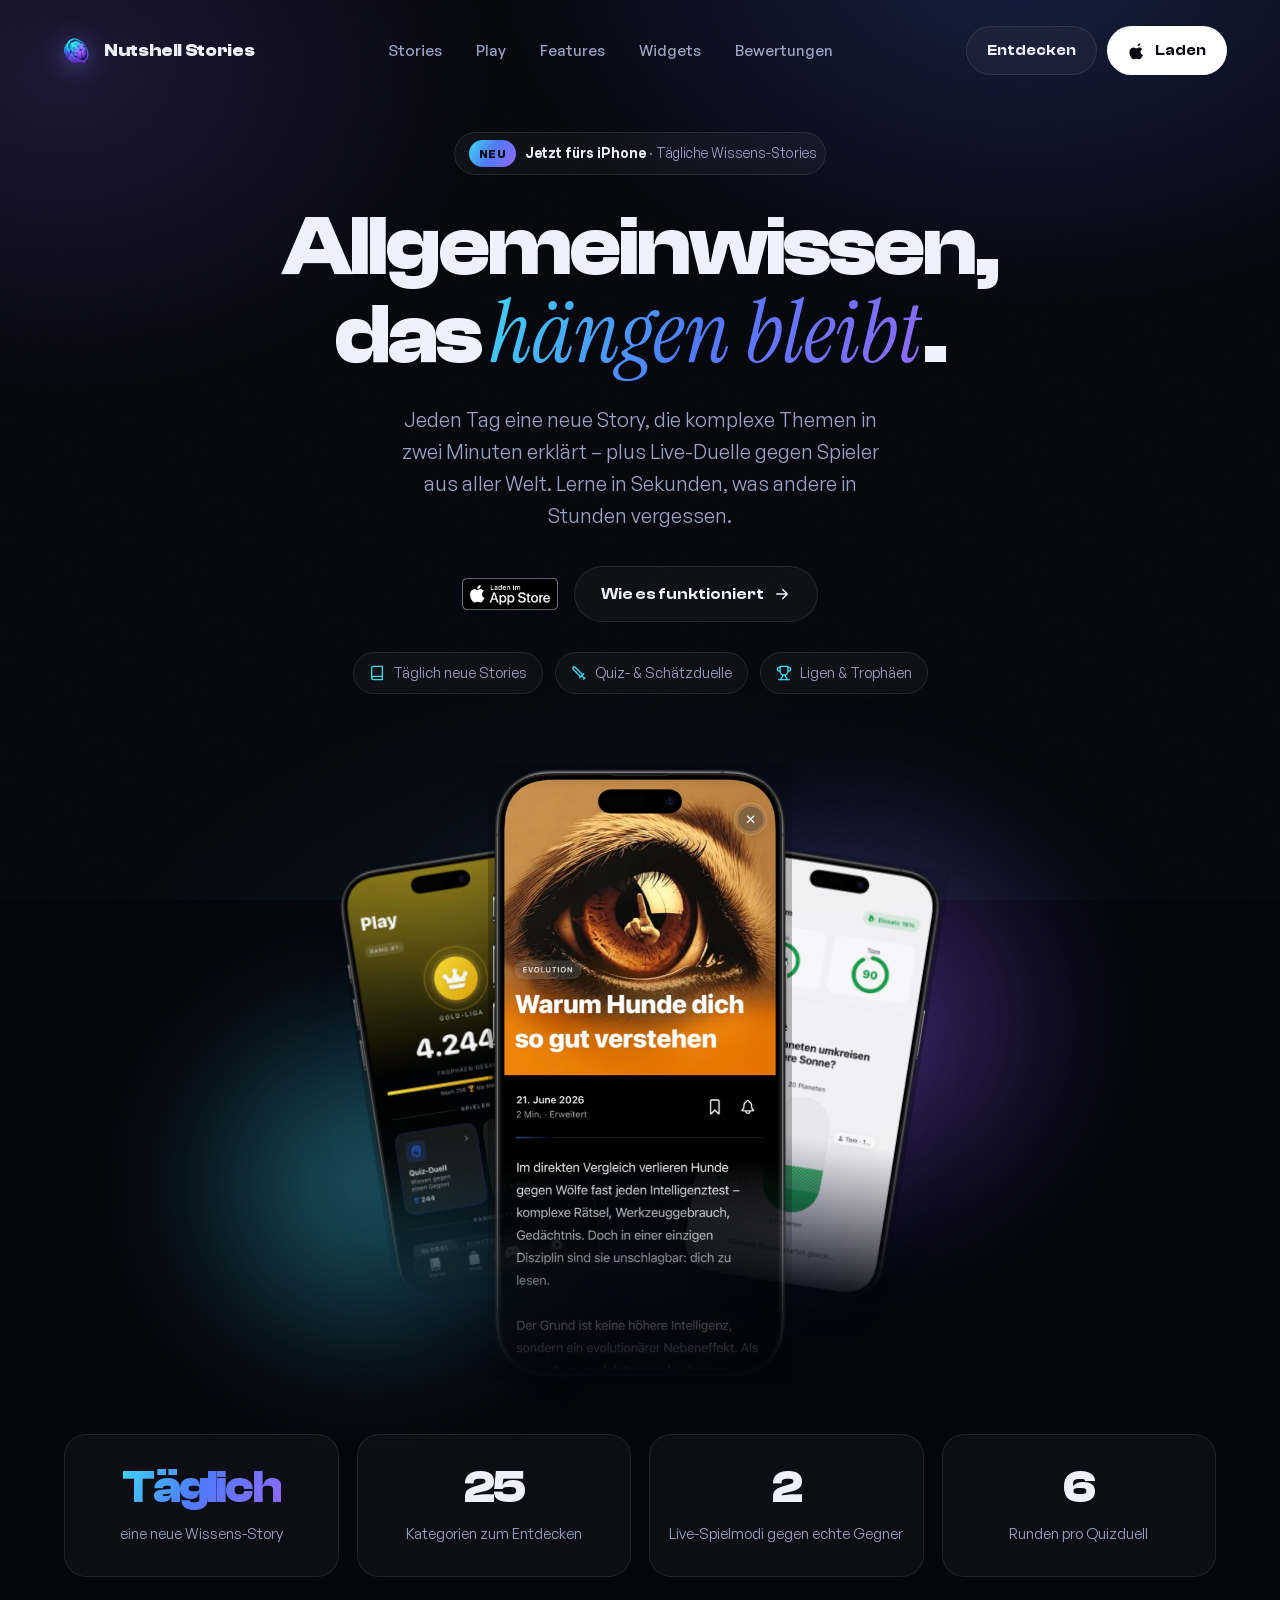
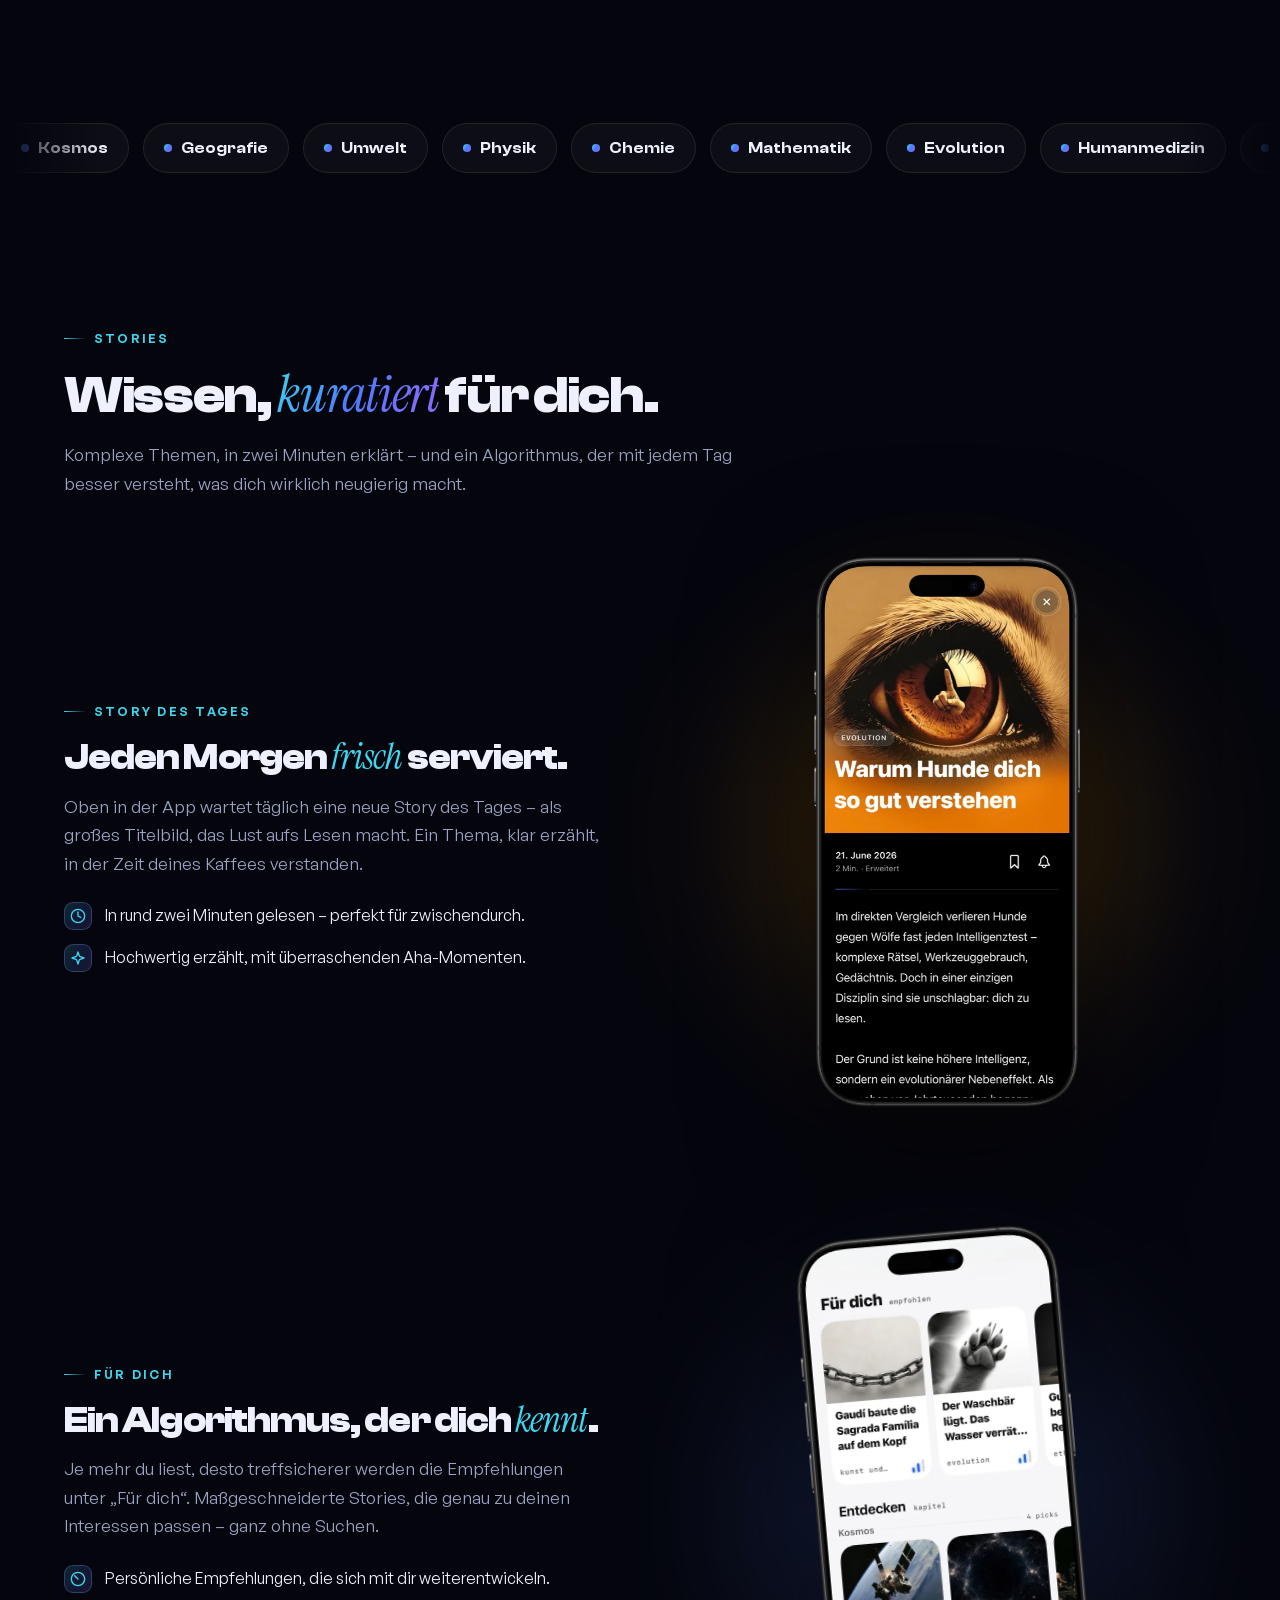
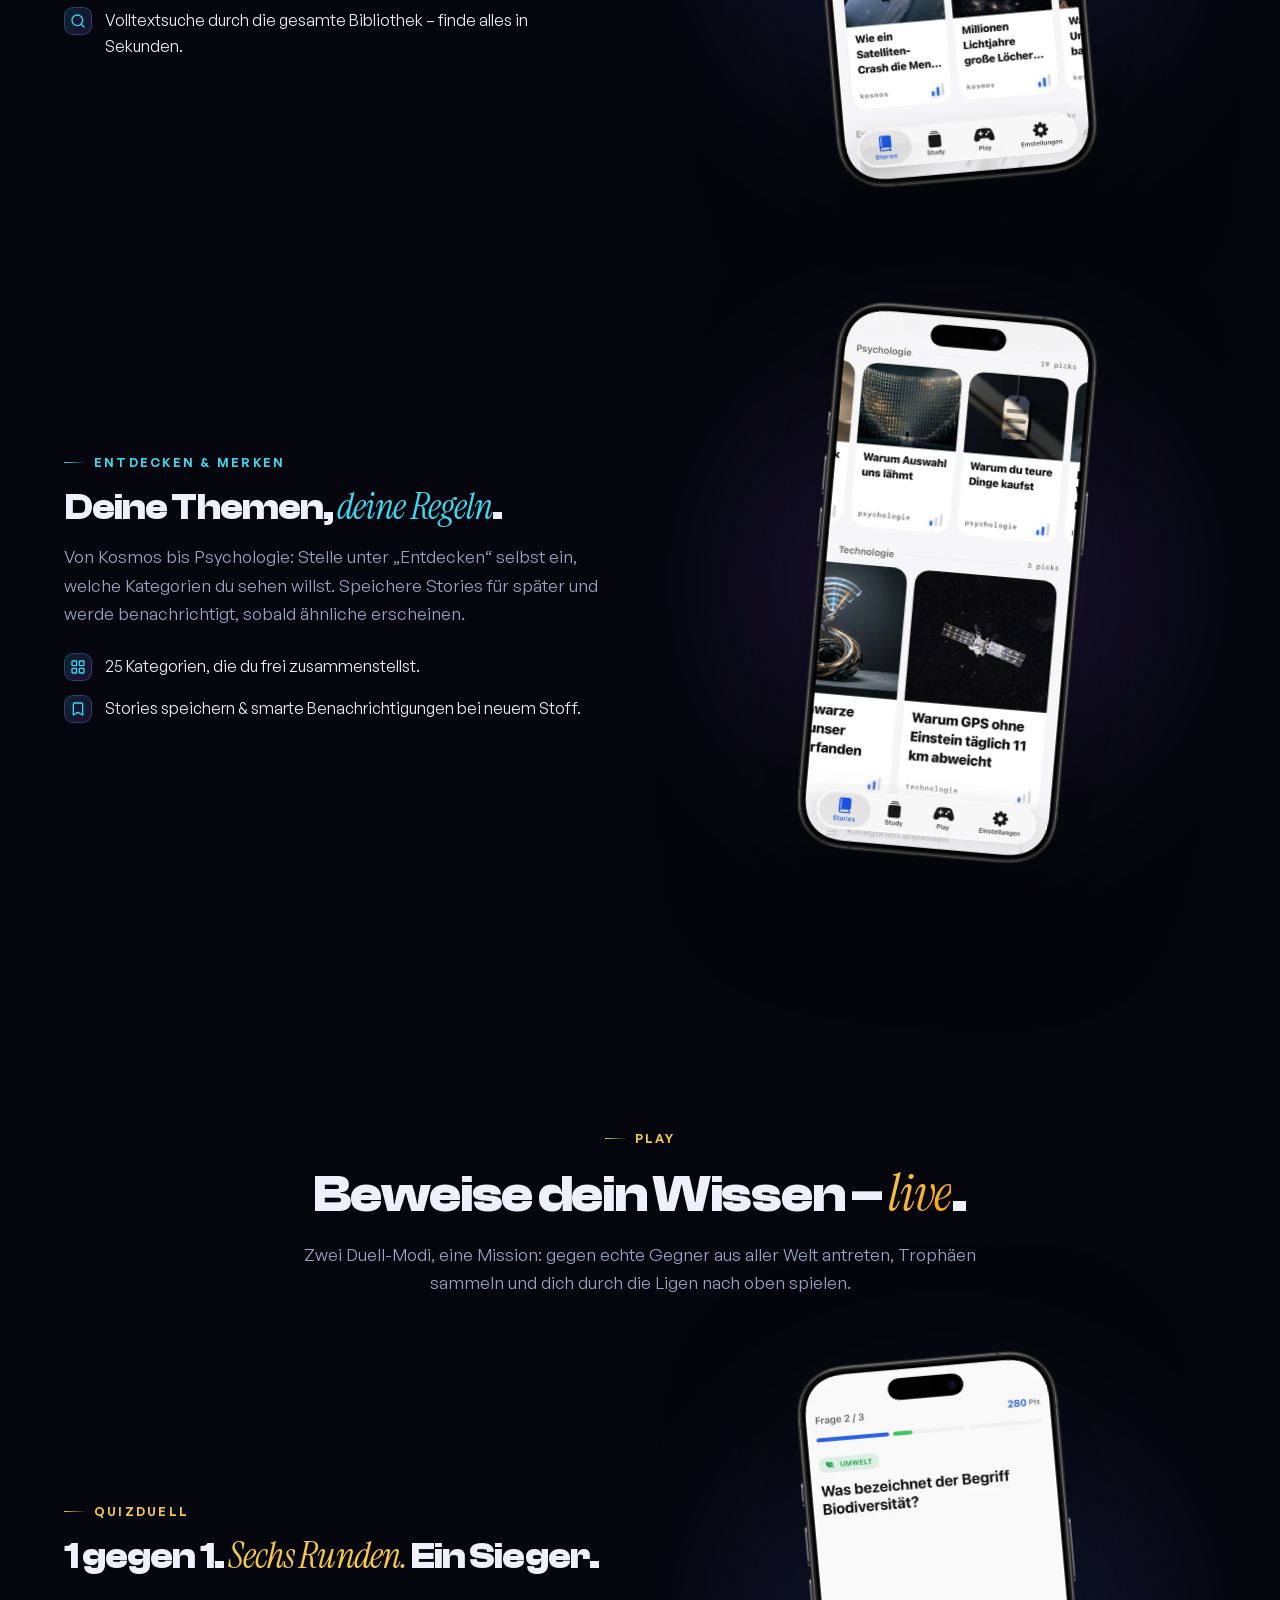
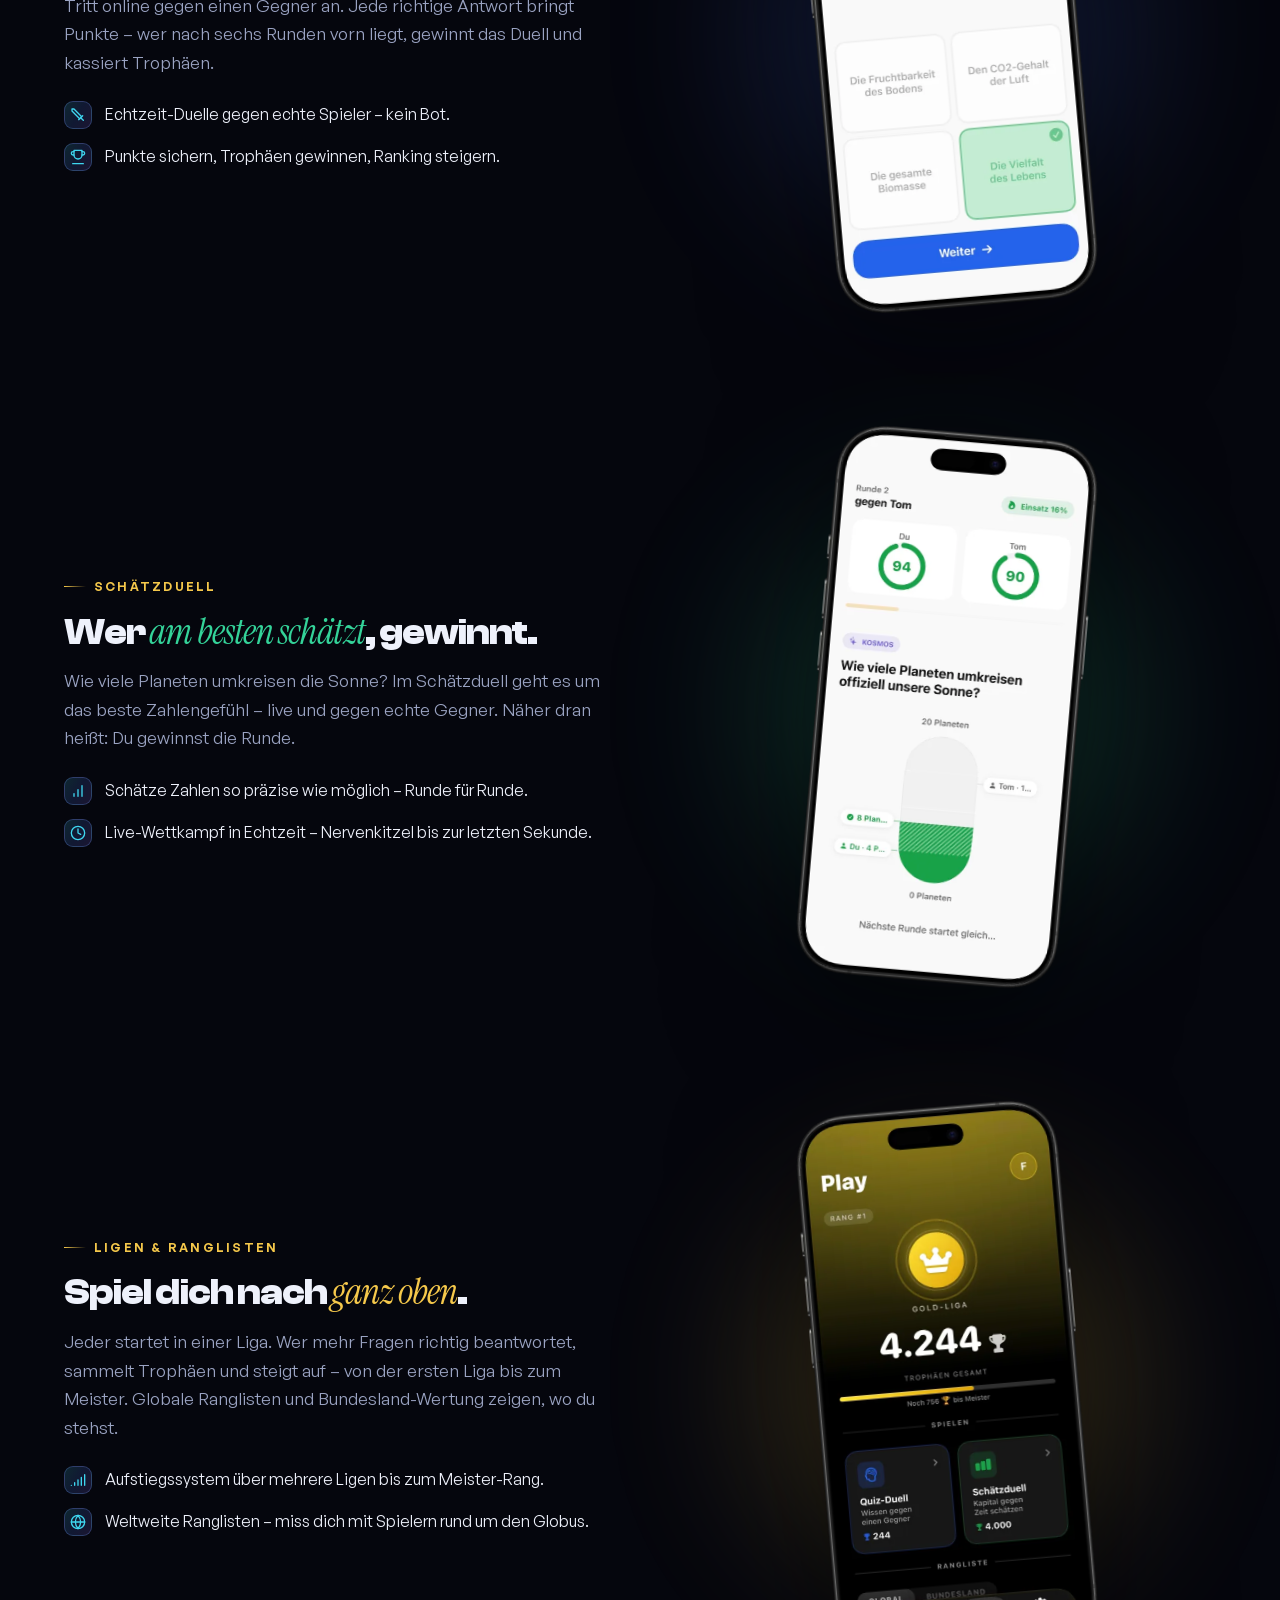
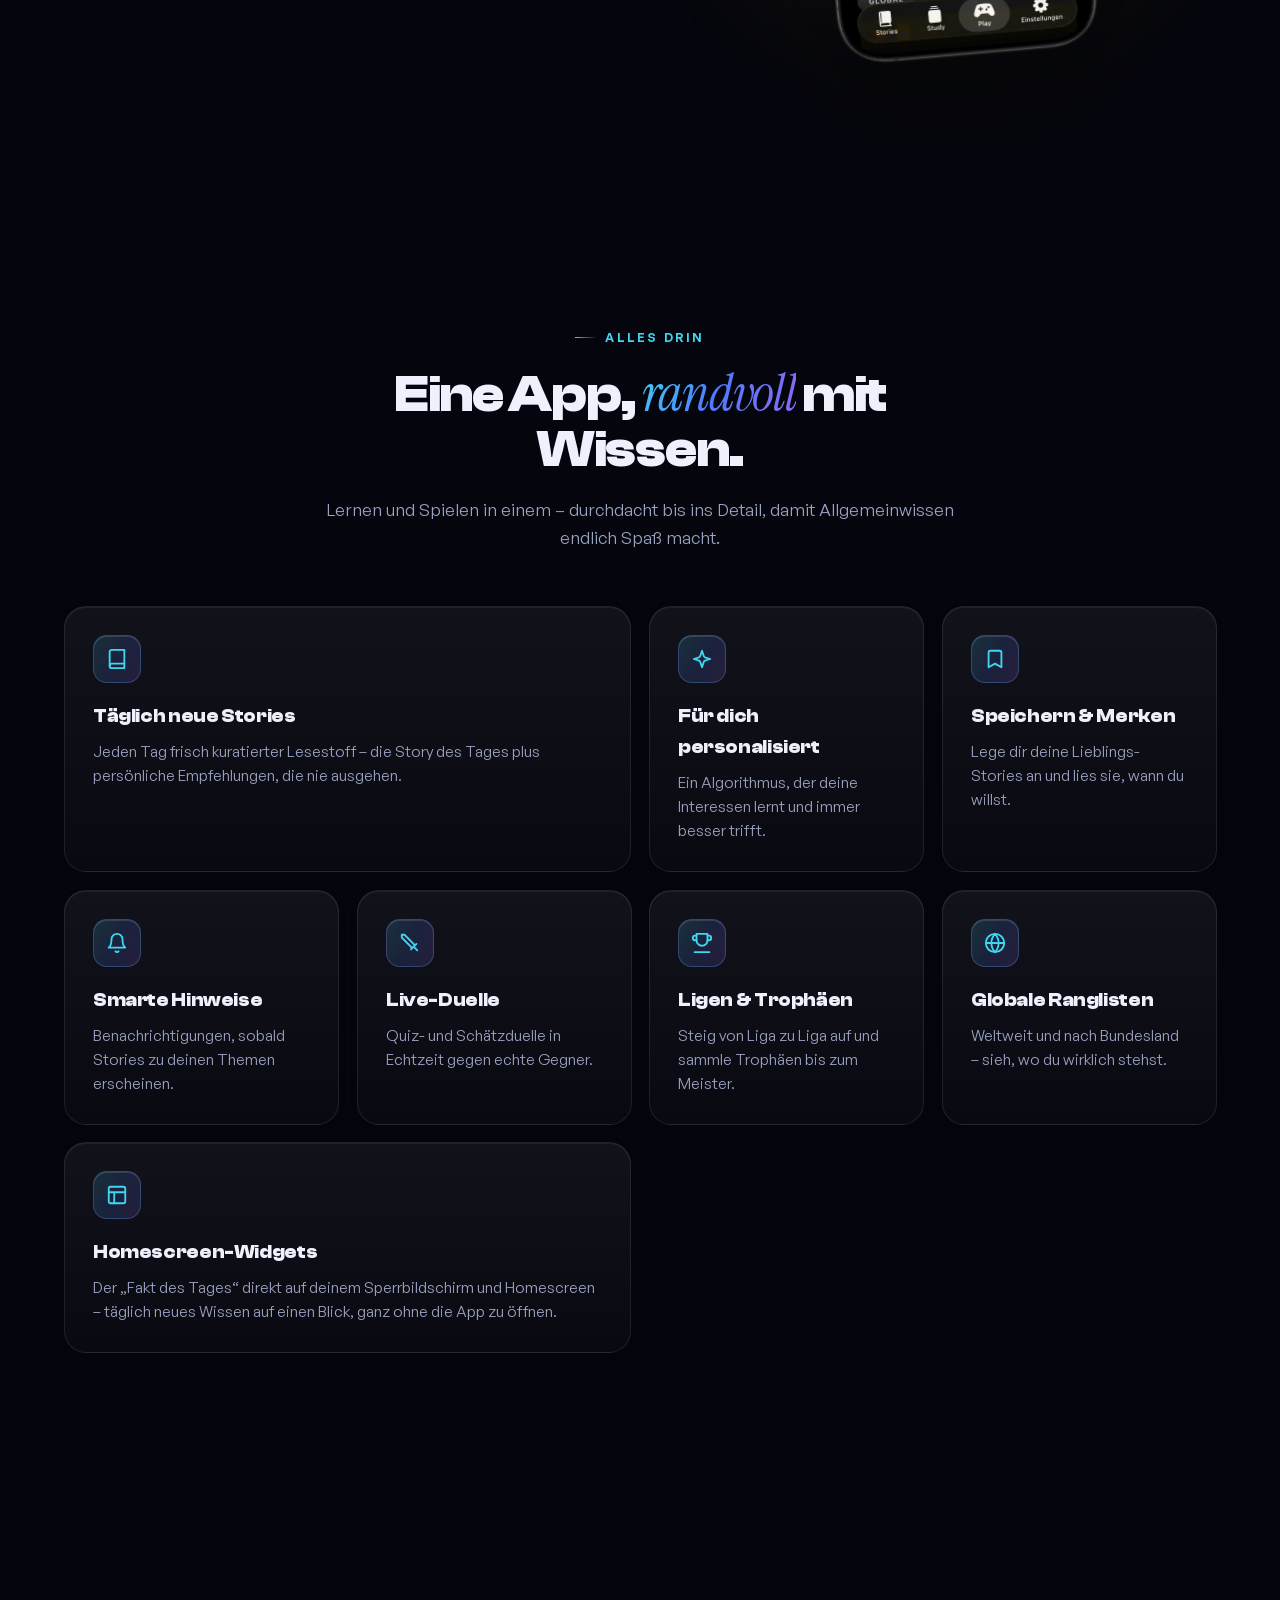
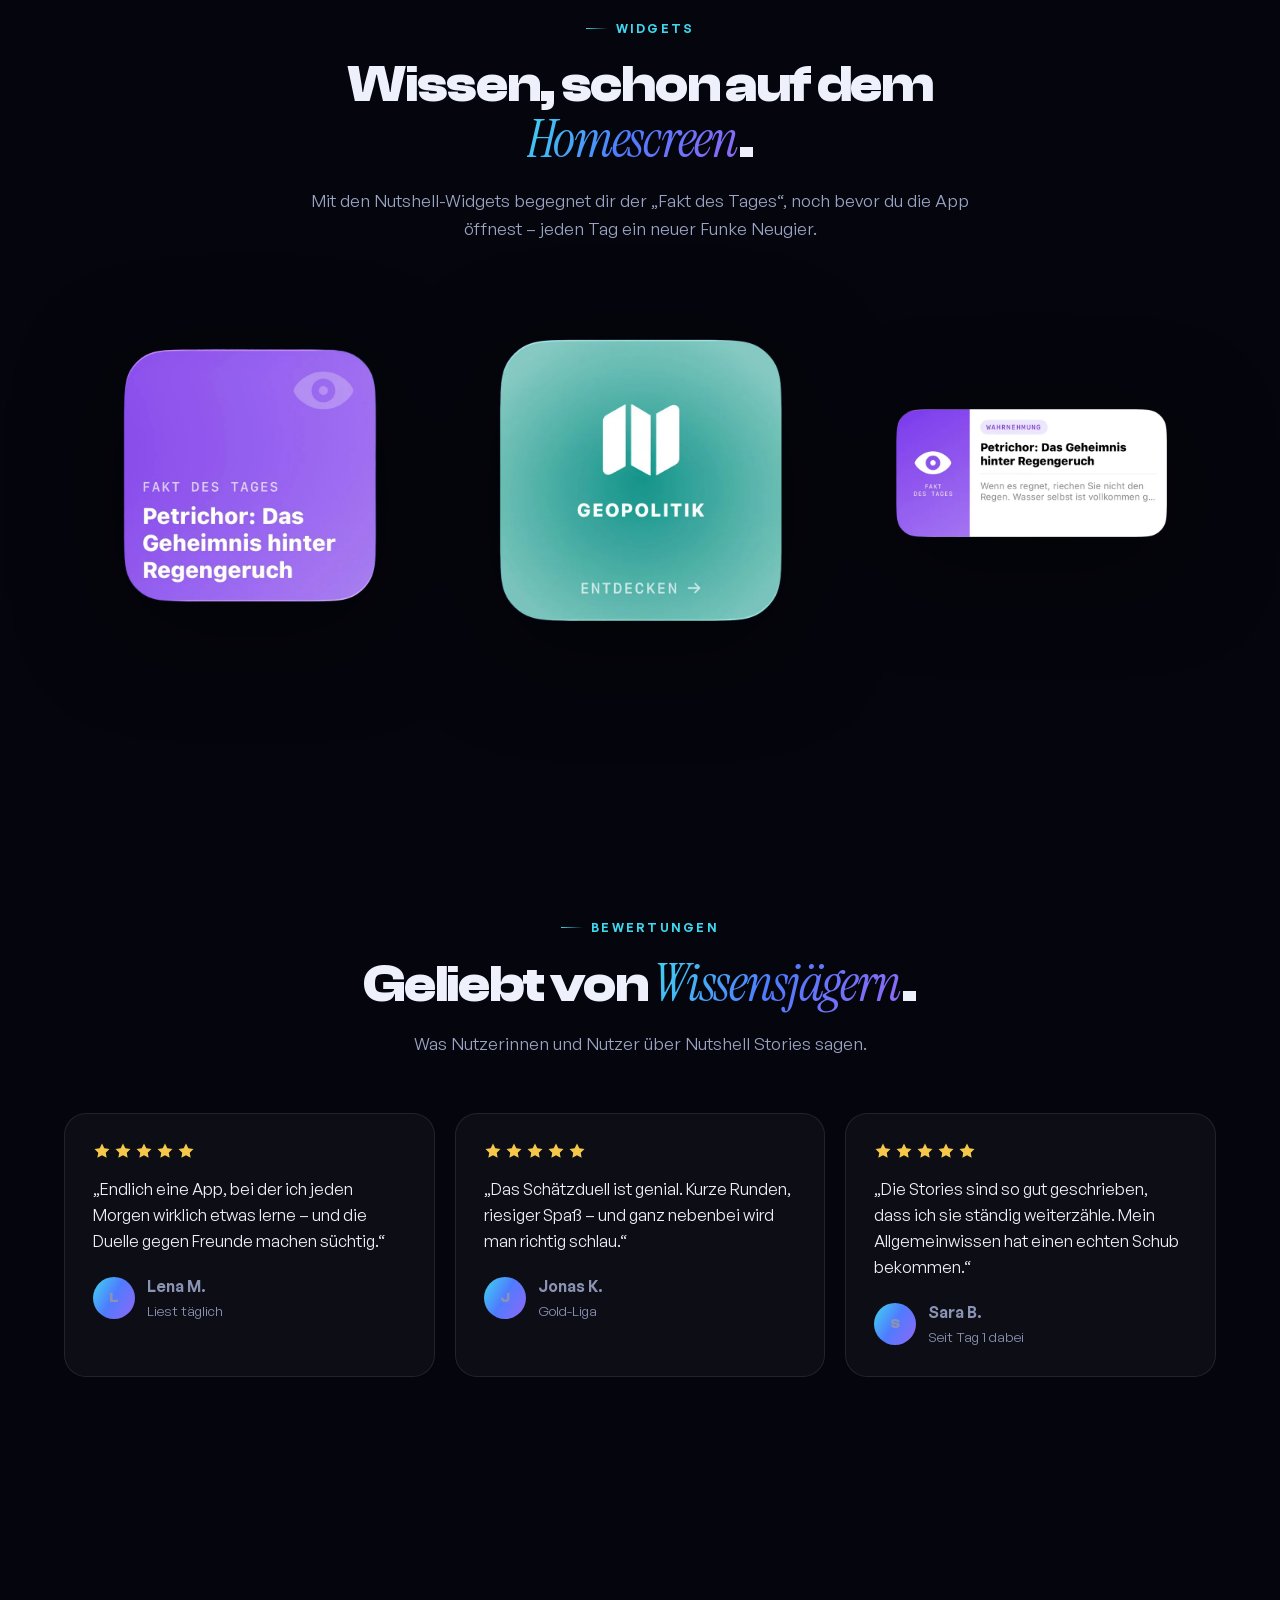
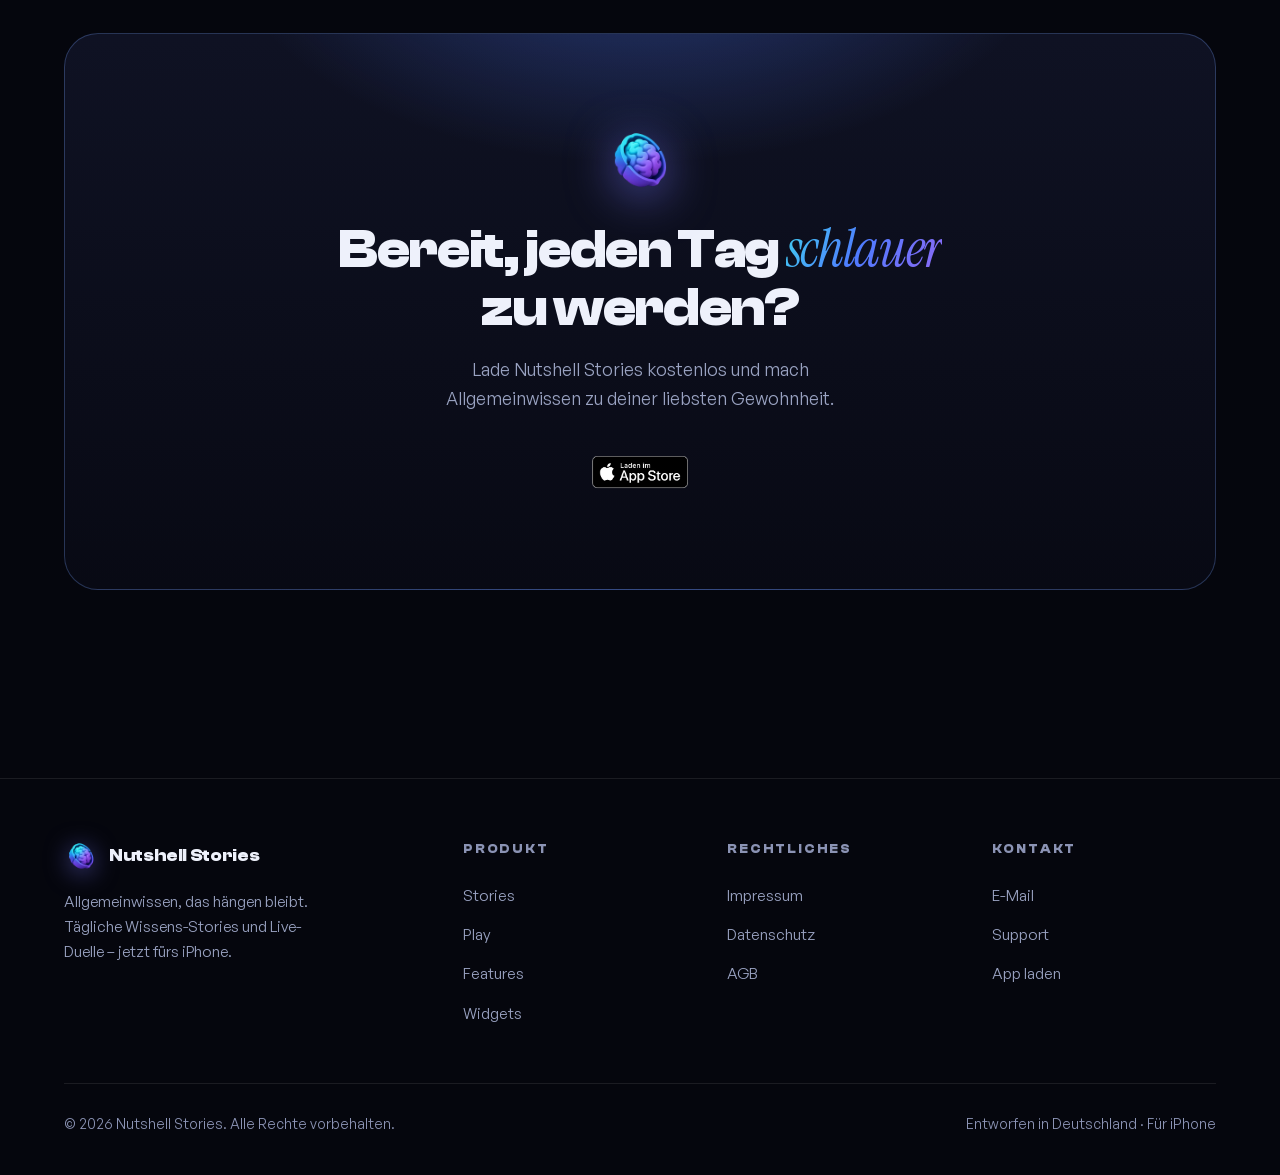
<file: index.html>
<!DOCTYPE html>
<html lang="de">
<head>
<meta charset="UTF-8" />
<meta name="viewport" content="width=device-width, initial-scale=1" />
<title>Nutshell Stories – Allgemeinwissen, das hängen bleibt</title>
<meta name="description" content="Jeden Tag eine neue Wissens-Story – plus Quiz- und Schätzduelle live gegen Spieler aus aller Welt. Lerne in Sekunden, was andere in Stunden vergessen. Jetzt fürs iPhone." />
<meta name="theme-color" content="#05060D" />
<meta name="color-scheme" content="dark" />

<!-- Open Graph -->
<meta property="og:type" content="website" />
<meta property="og:title" content="Nutshell Stories – Allgemeinwissen, das hängen bleibt" />
<meta property="og:description" content="Tägliche Wissens-Stories und Live-Duelle gegen echte Gegner. Jetzt fürs iPhone." />
<!-- TODO: Domain an die echte URL anpassen (für korrekte Social-Vorschauen) -->
<meta property="og:url" content="https://nutshellstories.app/" />
<meta property="og:image" content="https://nutshellstories.app/assets/img/story-day.png" />
<meta property="og:image:alt" content="Nutshell Stories – Story des Tages in der App" />
<meta property="og:locale" content="de_DE" />
<meta name="twitter:card" content="summary_large_image" />
<meta name="twitter:title" content="Nutshell Stories – Allgemeinwissen, das hängen bleibt" />
<meta name="twitter:description" content="Tägliche Wissens-Stories und Live-Duelle gegen echte Gegner. Jetzt fürs iPhone." />
<meta name="twitter:image" content="https://nutshellstories.app/assets/img/story-day.png" />

<link rel="icon" type="image/png" href="assets/img/logo.png" />
<link rel="apple-touch-icon" href="assets/img/logo.png" />

<!-- Fonts (lokal gehostet – keine Übermittlung an Google) -->
<link rel="stylesheet" href="fonts.css" />

<style>
  /* ============================================================
     NUTSHELL STORIES — Landing Page
     Design: deep navy "blue style", cyan→blue→violet brand gradient
     ============================================================ */

  :root{
    --bg:        #05060D;
    --bg-soft:   #0A0C18;
    --card:      rgba(255,255,255,.035);
    --card-2:    rgba(255,255,255,.055);
    --border:    rgba(255,255,255,.09);
    --border-bright: rgba(120,160,255,.28);
    --text:      #EEF1FB;
    --muted:     #9AA3C2;
    --faint:     #8B93B4;

    --cyan:   #3FD7EF;
    --blue:   #4F7BFF;
    --indigo: #6366F1;
    --violet: #8B5CF6;
    --gold:   #F5C84B;
    --green:  #34D399;

    --grad: linear-gradient(120deg, #3FD7EF 0%, #4F7BFF 48%, #9168F4 100%);
    --grad-soft: linear-gradient(120deg, rgba(63,215,239,.16), rgba(79,123,255,.16) 50%, rgba(145,104,244,.16));

    --maxw: 1200px;
    --radius: 22px;
    --radius-sm: 14px;
    --ease: cubic-bezier(.2,.7,.2,1);
    --nav-h: 72px;
  }

  *{ box-sizing:border-box; margin:0; padding:0; }
  html{ scroll-behavior:smooth; -webkit-text-size-adjust:100%; }

  body{
    background:var(--bg);
    color:var(--text);
    font-family:'General Sans', system-ui, -apple-system, sans-serif;
    font-size:17px;
    line-height:1.65;
    -webkit-font-smoothing:antialiased;
    text-rendering:optimizeLegibility;
    overflow-x:hidden;
  }

  /* Ambient page background glows */
  body::before{
    content:"";
    position:fixed; inset:0; z-index:-2;
    background:
      radial-gradient(900px 600px at 80% -5%, rgba(79,123,255,.20), transparent 60%),
      radial-gradient(800px 600px at 5% 8%, rgba(145,104,244,.16), transparent 55%),
      radial-gradient(1000px 700px at 50% 120%, rgba(63,215,239,.10), transparent 60%);
    pointer-events:none;
  }
  /* Subtle grain */
  body::after{
    content:"";
    position:fixed; inset:0; z-index:-1; opacity:.035; pointer-events:none;
    background-image:url("data:image/svg+xml,%3Csvg xmlns='http://www.w3.org/2000/svg' width='120' height='120'%3E%3Cfilter id='n'%3E%3CfeTurbulence type='fractalNoise' baseFrequency='.9' numOctaves='2'/%3E%3C/filter%3E%3Crect width='100%25' height='100%25' filter='url(%23n)'/%3E%3C/svg%3E");
  }

  a{ color:inherit; text-decoration:none; }
  img{ display:block; max-width:100%; height:auto; }
  ::selection{ background:rgba(79,123,255,.35); color:#fff; }

  :focus-visible{
    outline:2px solid var(--cyan);
    outline-offset:3px;
    border-radius:6px;
  }

  .wrap{ width:100%; max-width:var(--maxw); margin-inline:auto; padding-inline:24px; }

  .skip{
    position:absolute; left:12px; top:-60px; z-index:200;
    background:#fff; color:#000; padding:10px 16px; border-radius:10px;
    font-weight:600; transition:top .2s var(--ease);
  }
  .skip:focus{ top:12px; }

  /* ---------- Typography helpers ---------- */
  .serif{ font-family:'Instrument Serif', Georgia, serif; font-style:italic; font-weight:400; }
  .grad-text{
    background:var(--grad);
    -webkit-background-clip:text; background-clip:text; color:transparent;
  }
  .eyebrow{
    display:inline-flex; align-items:center; gap:8px;
    font-size:.78rem; font-weight:600; letter-spacing:.18em; text-transform:uppercase;
    color:var(--cyan);
  }
  .eyebrow::before{ content:""; width:22px; height:1px; background:linear-gradient(90deg,var(--cyan),transparent); }

  h1,h2,h3{ font-family:'Clash Display', sans-serif; letter-spacing:-.025em; line-height:1.05; font-weight:700; }

  .section{ padding-block:clamp(72px,10vw,140px); position:relative; }
  .section-head{ max-width:680px; margin-bottom:54px; }
  .section-head.center{ margin-inline:auto; text-align:center; }
  .section-head h2{ font-size:clamp(2rem,4.4vw,3.3rem); margin:18px 0 18px; }
  .section-head p{ color:var(--muted); font-size:1.075rem; }

  /* ---------- Buttons ---------- */
  .btn{
    display:inline-flex; align-items:center; justify-content:center; gap:9px;
    font-family:'Clash Display', sans-serif; font-weight:600; font-size:1rem;
    padding:14px 26px; border-radius:999px; cursor:pointer;
    border:1px solid transparent; transition:all .25s var(--ease);
    min-height:48px; white-space:nowrap;
  }
  .btn svg{ width:18px; height:18px; }
  .btn-primary{ background:#fff; color:#07090F; }
  .btn-primary:hover{ box-shadow:0 12px 40px rgba(120,160,255,.45); transform:translateY(-2px); }
  .btn-ghost{ background:rgba(255,255,255,.04); color:var(--text); border-color:var(--border); }
  .btn-ghost:hover{ background:rgba(255,255,255,.09); border-color:var(--border-bright); }

  /* App Store badge link */
  .badge-link{ display:inline-block; transition:transform .25s var(--ease), filter .25s var(--ease); border-radius:13px; }
  .badge-link img{ height:54px; width:auto; }
  .badge-link:hover{ transform:translateY(-2px); filter:drop-shadow(0 12px 28px rgba(120,160,255,.4)); }

  /* ============================================================
     NAVBAR
     ============================================================ */
  .nav{
    position:fixed; inset:14px 14px auto 14px; z-index:100;
    display:flex; align-items:center; justify-content:space-between; gap:16px;
    max-width:var(--maxw); margin-inline:auto;
    padding:11px 12px 11px 18px; border-radius:999px;
    border:1px solid transparent; transition:all .35s var(--ease);
  }
  .nav.scrolled{
    background:rgba(8,10,20,.72);
    backdrop-filter:blur(18px) saturate(140%);
    -webkit-backdrop-filter:blur(18px) saturate(140%);
    border-color:var(--border);
    box-shadow:0 10px 40px rgba(0,0,0,.4);
  }
  .brand{ display:flex; align-items:center; gap:11px; font-family:'Clash Display',sans-serif; font-weight:700; font-size:1.12rem; letter-spacing:-.02em; }
  .brand img{ width:34px; height:34px; filter:drop-shadow(0 4px 12px rgba(120,120,255,.5)); }
  .nav-links{ display:flex; align-items:center; gap:4px; }
  .nav-links a{
    padding:9px 15px; border-radius:999px; color:var(--muted); font-weight:500; font-size:.95rem;
    transition:color .2s var(--ease), background .2s var(--ease);
  }
  .nav-links a:hover{ color:var(--text); background:rgba(255,255,255,.05); }
  .nav-cta{ display:flex; align-items:center; gap:10px; }
  .nav-cta .btn{ padding:11px 20px; min-height:44px; font-size:.95rem; }

  .nav-toggle{ display:none; background:none; border:1px solid var(--border); border-radius:12px; width:44px; height:44px; align-items:center; justify-content:center; cursor:pointer; color:var(--text); }
  .nav-toggle svg{ width:22px; height:22px; }

  /* Mobile menu */
  .mobile-menu{
    position:fixed; inset:0; z-index:99; display:none;
    flex-direction:column; gap:6px; padding:96px 24px 32px;
    background:rgba(6,8,16,.96); backdrop-filter:blur(20px);
  }
  .mobile-menu.open{ display:flex; }
  .mobile-menu a{ font-family:'Clash Display',sans-serif; font-size:1.5rem; font-weight:600; padding:16px 8px; border-bottom:1px solid var(--border); color:var(--text); }
  .mobile-menu .badge-link{ margin-top:24px; }

  /* ============================================================
     HERO
     ============================================================ */
  /* overflow-x:clip statt overflow:hidden: verhindert seitliches Überlaufen,
     schneidet aber den Aurora-Schein an der Unterkante NICHT hart ab
     (overflow:hidden erzeugte eine harte horizontale Kante quer zur Seite). */
  .hero{ position:relative; padding-top:calc(var(--nav-h) + 60px); padding-bottom:40px; text-align:center; overflow-x:clip; }
  .hero-pill{
    display:inline-flex; align-items:center; gap:9px; padding:7px 8px 7px 14px; border-radius:999px;
    background:rgba(255,255,255,.04); border:1px solid var(--border); font-size:.86rem; color:var(--muted);
    margin-bottom:30px;
  }
  .hero-pill b{ color:var(--text); font-weight:600; }
  .hero-pill .tag{ background:var(--grad); color:#06080f; font-weight:700; font-size:.72rem; padding:4px 10px; border-radius:999px; letter-spacing:.02em; }

  .hero h1{
    font-size:clamp(2.7rem, 6.6vw, 5.3rem);
    font-weight:700; letter-spacing:-.035em; line-height:1.0;
    max-width:14ch; margin-inline:auto;
  }
  .hero h1 .serif{ font-size:1.04em; letter-spacing:0; }
  .hero p.lead{
    margin:26px auto 0; max-width:46ch; color:var(--muted); font-size:clamp(1.05rem,2vw,1.25rem); line-height:1.6;
  }
  .hero-cta{ display:flex; align-items:center; justify-content:center; gap:16px; flex-wrap:wrap; margin-top:34px; }

  .hero-feats{ display:flex; flex-wrap:wrap; justify-content:center; gap:10px 12px; margin-top:30px; }
  .hero-feats span{
    display:inline-flex; align-items:center; gap:8px; font-size:.9rem; color:var(--muted);
    padding:8px 15px; border-radius:999px; background:var(--card); border:1px solid var(--border);
  }
  .hero-feats svg{ width:16px; height:16px; color:var(--cyan); }

  /* Hero device stage */
  .stage{
    position:relative; margin-top:60px; height:min(640px, 78vw);
    display:flex; align-items:center; justify-content:center;
  }
  .aurora{ position:absolute; border-radius:50%; filter:blur(70px); opacity:.55; z-index:0; will-change:transform; }
  .aurora.a1{ width:520px; height:520px; background:radial-gradient(circle,#4F7BFF,transparent 65%); animation:drift1 14s var(--ease) infinite; }
  .aurora.a2{ width:480px; height:480px; background:radial-gradient(circle,#8B5CF6,transparent 65%); right:14%; top:4%; animation:drift2 17s var(--ease) infinite; }
  .aurora.a3{ width:420px; height:420px; background:radial-gradient(circle,#3FD7EF,transparent 65%); left:12%; bottom:0; animation:drift3 19s var(--ease) infinite; }

  /* Kein will-change / translateZ / backface hier: das erzwingt in Safari eigene
     GPU-Ebenen, die den drop-shadow rechteckig abschneiden. Ohne Ebenen-Promotion
     rendert Safari den weichen Schatten korrekt – und das Nicht-Zeichnen-Problem
     war ohnehin durch das entfernte will-change verursacht. */
  .phone{ position:absolute; z-index:2; }
  /* Maske: iPhones (inkl. Schatten) lösen sich nach unten weich auf –
     ersetzt den früheren deckenden .stage-fade-Verlauf, der eine harte Kante erzeugte. */
  .phone img{
    width:auto; filter:drop-shadow(0 24px 48px rgba(0,0,0,.55));
    -webkit-mask-image:linear-gradient(to bottom, #000 64%, transparent 100%);
    mask-image:linear-gradient(to bottom, #000 64%, transparent 100%);
  }
  .phone.main{ z-index:3; animation:float1 7s ease-in-out infinite; }
  .phone.main img{ height:min(620px, 76vw); }
  .phone.left{ transform:translateX(-64%) rotate(-9deg) scale(.82); z-index:2; opacity:.96; animation:float2 8.5s ease-in-out infinite; }
  .phone.right{ transform:translateX(64%) rotate(9deg) scale(.82); z-index:2; opacity:.96; animation:float3 9.5s ease-in-out infinite; }
  .phone.left img, .phone.right img{ height:min(540px, 66vw); }


  /* ============================================================
     STAT STRIP
     ============================================================ */
  .stats{ display:grid; grid-template-columns:repeat(4,1fr); gap:18px; }
  .stat{ text-align:center; padding:30px 16px; border-radius:var(--radius); background:var(--card); border:1px solid var(--border); }
  .stat .num{ font-family:'Clash Display',sans-serif; font-weight:700; font-size:clamp(2rem,4vw,2.9rem); letter-spacing:-.04em; line-height:1; }
  .stat .lbl{ color:var(--muted); font-size:.92rem; margin-top:10px; }

  /* ============================================================
     CATEGORY MARQUEE
     ============================================================ */
  .marquee{ position:relative; overflow:hidden; padding-block:18px; -webkit-mask-image:linear-gradient(90deg,transparent,#000 8%,#000 92%,transparent); mask-image:linear-gradient(90deg,transparent,#000 8%,#000 92%,transparent); }
  .marquee-track{ display:flex; gap:14px; width:max-content; animation:marquee 38s linear infinite; }
  .marquee:hover .marquee-track{ animation-play-state:paused; }
  .chip{
    display:inline-flex; align-items:center; gap:9px; padding:11px 20px; border-radius:999px;
    background:var(--card); border:1px solid var(--border); white-space:nowrap;
    font-family:'Clash Display',sans-serif; font-weight:600; font-size:1rem; color:var(--text);
  }
  .chip .dot{ width:8px; height:8px; border-radius:50%; background:var(--grad); }

  /* ============================================================
     FEATURE ROWS (alternating)
     ============================================================ */
  .feature-row{
    display:grid; grid-template-columns:1fr 1fr; align-items:center; gap:clamp(40px,6vw,90px);
    margin-bottom:clamp(70px,9vw,120px);
  }
  .feature-row:last-child{ margin-bottom:0; }
  .feature-row.reverse .fr-media{ order:2; }
  .feature-row.reverse .fr-text{ order:1; }
  .fr-text h3{ font-size:clamp(1.6rem,3vw,2.3rem); margin:16px 0 16px; }
  .fr-text p{ color:var(--muted); font-size:1.08rem; }
  .fr-list{ list-style:none; margin-top:24px; display:grid; gap:14px; }
  .fr-list li{ display:flex; gap:13px; align-items:flex-start; color:var(--text); font-size:1rem; }
  .fr-list .ic{ flex:0 0 28px; width:28px; height:28px; border-radius:9px; background:var(--grad-soft); border:1px solid var(--border-bright); display:flex; align-items:center; justify-content:center; }
  .fr-list .ic svg{ width:16px; height:16px; color:var(--cyan); }

  .fr-media{ position:relative; display:flex; justify-content:center; }
  .fr-glow{ position:absolute; inset:-10% 8%; border-radius:50%; filter:blur(80px); opacity:.4; z-index:0; }
  .fr-media img.device{ position:relative; z-index:1; height:min(560px,84vw); width:auto; filter:drop-shadow(0 30px 60px rgba(0,0,0,.55)); }
  .fr-media .device.tilt-l{ transform:rotate(-5deg); }
  .fr-media .device.tilt-r{ transform:rotate(5deg); }

  .accent-cyan{ color:var(--cyan); }
  .accent-gold{ color:var(--gold); }
  .accent-green{ color:var(--green); }

  /* Section label tints */
  .label-stories .eyebrow{ color:var(--cyan); }
  .label-play .eyebrow{ color:var(--gold); }
  .label-play .eyebrow::before{ background:linear-gradient(90deg,var(--gold),transparent); }

  /* ============================================================
     BENTO FEATURE GRID
     ============================================================ */
  .bento{ display:grid; grid-template-columns:repeat(4,1fr); gap:18px; perspective:1200px; }
  .b-card{
    position:relative; padding:28px; border-radius:var(--radius);
    background:linear-gradient(180deg, rgba(255,255,255,.055), rgba(255,255,255,.018));
    border:1px solid var(--border); overflow:hidden;
    transform-style:preserve-3d; will-change:transform;
    box-shadow:inset 0 1px 0 rgba(255,255,255,.06), 0 2px 6px rgba(0,0,0,.28);
    transition:transform .3s var(--ease), box-shadow .45s var(--ease), border-color .45s var(--ease);
  }
  /* cursor-following spotlight (reuses .corner-glow span) */
  .b-card .corner-glow{
    position:absolute; inset:0; border-radius:inherit; z-index:0; pointer-events:none;
    background:radial-gradient(260px 260px at var(--mx,50%) var(--my,50%), rgba(79,123,255,.30), rgba(63,215,239,.10) 38%, transparent 62%);
    opacity:0; transition:opacity .4s var(--ease);
  }
  /* gradient border ring on hover */
  .b-card::after{
    content:""; position:absolute; inset:0; border-radius:inherit; padding:1px; z-index:2; pointer-events:none;
    background:linear-gradient(135deg, rgba(63,215,239,.75), rgba(79,123,255,.35) 45%, rgba(145,104,244,.55));
    -webkit-mask:linear-gradient(#000 0 0) content-box, linear-gradient(#000 0 0);
    -webkit-mask-composite:xor; mask-composite:exclude;
    opacity:0; transition:opacity .4s var(--ease);
  }
  .b-card > *{ position:relative; z-index:1; }
  .b-card:hover{
    border-color:transparent;
    box-shadow:inset 0 1px 0 rgba(255,255,255,.10), 0 22px 48px rgba(6,10,28,.6), 0 0 34px rgba(79,123,255,.18);
  }
  .b-card:hover .corner-glow{ opacity:1; }
  .b-card:hover::after{ opacity:1; }
  .b-card .b-ic{
    width:48px; height:48px; border-radius:14px; background:var(--grad-soft);
    border:1px solid var(--border-bright); display:flex; align-items:center; justify-content:center; margin-bottom:18px;
    box-shadow:inset 0 1px 0 rgba(255,255,255,.12);
    transition:transform .5s cubic-bezier(.34,1.56,.64,1), background .4s var(--ease), border-color .4s var(--ease), box-shadow .4s var(--ease);
  }
  .b-card .b-ic svg{ width:22px; height:22px; color:var(--cyan); transition:color .35s var(--ease); }
  .b-card:hover .b-ic{
    transform:translateY(-3px) scale(1.1) rotate(-5deg);
    background:var(--grad); border-color:transparent;
    box-shadow:0 10px 24px rgba(79,123,255,.45);
  }
  .b-card:hover .b-ic svg{ color:#07090f; }
  .b-card h4{ font-family:'Clash Display',sans-serif; font-weight:700; font-size:1.18rem; letter-spacing:-.02em; margin-bottom:8px; transition:color .3s var(--ease); }
  .b-card p{ color:var(--muted); font-size:.96rem; line-height:1.55; }
  .b-card.wide{ grid-column:span 2; }

  /* ============================================================
     WIDGETS
     ============================================================ */
  .widgets-grid{ display:grid; grid-template-columns:repeat(3,1fr); gap:24px; align-items:center; }
  .widget-card{ display:flex; justify-content:center; padding:20px; transition:transform .35s var(--ease); }
  .widget-card:hover{ transform:translateY(-6px) scale(1.02); }
  .widget-card img{ width:100%; max-width:300px; border-radius:24px; filter:drop-shadow(0 24px 50px rgba(0,0,0,.5)); }

  /* ============================================================
     REVIEWS
     ============================================================ */
  .reviews{ display:grid; grid-template-columns:repeat(3,1fr); gap:20px; }
  .review{ padding:28px; border-radius:var(--radius); background:var(--card); border:1px solid var(--border); }
  .stars{ display:flex; gap:3px; margin-bottom:16px; }
  .stars svg{ width:18px; height:18px; color:var(--gold); }
  .review p{ font-size:1.02rem; line-height:1.6; color:var(--text); }
  .review .who{ display:flex; align-items:center; gap:12px; margin-top:20px; }
  .review .avatar{ width:42px; height:42px; border-radius:50%; background:var(--grad); display:flex; align-items:center; justify-content:center; font-family:'Clash Display',sans-serif; font-weight:700; color:#07090f; }
  .review .who b{ font-weight:600; display:block; font-size:.98rem; }
  .review .who span{ color:var(--faint); font-size:.85rem; }

  /* ============================================================
     FINAL CTA
     ============================================================ */
  .cta-panel{
    position:relative; text-align:center; padding:clamp(50px,8vw,90px) 32px; border-radius:34px; overflow:hidden;
    border:1px solid var(--border-bright);
    background:
      radial-gradient(700px 400px at 50% -20%, rgba(79,123,255,.4), transparent 60%),
      linear-gradient(180deg, rgba(20,24,46,.7), rgba(10,12,24,.7));
  }
  .cta-panel img.cta-logo{ width:72px; height:72px; margin:0 auto 24px; filter:drop-shadow(0 8px 24px rgba(120,120,255,.6)); }
  .cta-panel h2{ font-size:clamp(2rem,4.6vw,3.4rem); max-width:16ch; margin:0 auto 18px; }
  .cta-panel p{ color:var(--muted); max-width:42ch; margin:0 auto 32px; font-size:1.1rem; }
  .cta-panel .hero-cta{ margin-top:0; }

  /* ============================================================
     FOOTER
     ============================================================ */
  footer{ border-top:1px solid var(--border); padding-block:60px 40px; margin-top:60px; }
  .footer-grid{ display:grid; grid-template-columns:1.6fr 1fr 1fr 1fr; gap:40px; }
  .footer-brand .brand{ margin-bottom:16px; }
  .footer-brand p{ color:var(--muted); font-size:.95rem; max-width:30ch; }
  .footer-col h5{ font-family:'Clash Display',sans-serif; font-size:.8rem; text-transform:uppercase; letter-spacing:.14em; color:var(--faint); margin-bottom:16px; }
  .footer-col a{ display:block; color:var(--muted); padding:7px 0; font-size:.96rem; transition:color .2s var(--ease); }
  .footer-col a:hover{ color:var(--text); }
  .footer-bottom{ display:flex; justify-content:space-between; align-items:center; gap:16px; flex-wrap:wrap; margin-top:50px; padding-top:28px; border-top:1px solid var(--border); color:var(--faint); font-size:.88rem; }

  /* ============================================================
     SCROLL REVEAL
     ============================================================ */
  .reveal{
    opacity:0; transform:translateY(30px) scale(.985); filter:blur(8px);
    transition:opacity .9s cubic-bezier(.22,1,.36,1), transform .9s cubic-bezier(.22,1,.36,1), filter .9s cubic-bezier(.22,1,.36,1);
  }
  .reveal.in{ opacity:1; transform:none; filter:none; }
  /* device images "develop" in: rise + slight zoom that settles */
  .fr-media.reveal{ transform:translateY(46px) scale(.93); }
  .fr-media.reveal.in{ transform:none; }
  .reveal[data-d="1"]{ transition-delay:.09s; }
  .reveal[data-d="2"]{ transition-delay:.18s; }
  .reveal[data-d="3"]{ transition-delay:.27s; }
  .reveal[data-d="4"]{ transition-delay:.36s; }

  /* ============================================================
     KEYFRAMES
     ============================================================ */
  @keyframes float1{ 0%,100%{ transform:translateY(0); } 50%{ transform:translateY(-16px); } }
  @keyframes float2{ 0%,100%{ transform:translateX(-64%) rotate(-9deg) scale(.82) translateY(0); } 50%{ transform:translateX(-64%) rotate(-9deg) scale(.82) translateY(-22px); } }
  @keyframes float3{ 0%,100%{ transform:translateX(64%) rotate(9deg) scale(.82) translateY(0); } 50%{ transform:translateX(64%) rotate(9deg) scale(.82) translateY(-22px); } }
  @keyframes drift1{ 0%,100%{ transform:translate(0,0); } 50%{ transform:translate(40px,-30px); } }
  @keyframes drift2{ 0%,100%{ transform:translate(0,0); } 50%{ transform:translate(-40px,30px); } }
  @keyframes drift3{ 0%,100%{ transform:translate(0,0); } 50%{ transform:translate(30px,-40px); } }
  @keyframes marquee{ from{ transform:translateX(0); } to{ transform:translateX(-50%); } }

  /* ============================================================
     RESPONSIVE
     ============================================================ */
  @media (max-width:1024px){
    .bento{ grid-template-columns:repeat(2,1fr); }
    .b-card.wide{ grid-column:span 2; }
    .footer-grid{ grid-template-columns:1fr 1fr; gap:32px; }
    .footer-brand{ grid-column:1 / -1; }
  }
  @media (max-width:860px){
    .nav-links{ display:none; }
    .nav-cta .btn-ghost{ display:none; }
    .nav-toggle{ display:flex; }
    .nav{ padding:11px 11px 11px 16px; }
    .feature-row{ grid-template-columns:1fr; gap:36px; }
    .feature-row.reverse .fr-media{ order:0; }
    .feature-row.reverse .fr-text{ order:0; }
    /* Seiten-iPhones bleiben sichtbar – als kleinere Karten, die hinter dem
       Haupt-iPhone hervorlugen (Animation aus, damit sie nicht zur Desktop-Position springen). */
    .phone.left, .phone.right{ animation:none; opacity:.5; z-index:1; }
    .phone.left{ transform:translateX(-50%) rotate(-9deg) scale(.6); }
    .phone.right{ transform:translateX(50%) rotate(9deg) scale(.6); }
    .phone.left img, .phone.right img{ height:min(460px,96vw); }
    .stats{ grid-template-columns:repeat(2,1fr); }
    .widgets-grid{ grid-template-columns:1fr; max-width:340px; margin-inline:auto; }
    .reviews{ grid-template-columns:1fr; }
    .stage{ height:min(560px,108vw); }
    .phone.main img{ height:min(540px,104vw); }
  }
  @media (max-width:620px){
    .nav-cta{ display:none; }
  }
  @media (max-width:560px){
    body{ font-size:16px; }
    .wrap{ padding-inline:18px; }
    .bento{ grid-template-columns:1fr; }
    .b-card.wide{ grid-column:span 1; }
    .stats{ grid-template-columns:1fr 1fr; gap:12px; }
    .hero-cta{ gap:12px; }
    .footer-grid{ grid-template-columns:1fr; }
    .footer-bottom{ justify-content:center; text-align:center; }
  }

  /* ============================================================
     REDUCED MOTION
     ============================================================ */
  @media (prefers-reduced-motion: reduce){
    html{ scroll-behavior:auto; }
    *,*::before,*::after{ animation:none !important; transition:none !important; }
    .reveal{ opacity:1 !important; transform:none !important; filter:none !important; }
  }
</style>

<!-- Structured data -->
<script type="application/ld+json">
{
  "@context": "https://schema.org",
  "@type": "SoftwareApplication",
  "name": "Nutshell Stories",
  "applicationCategory": "EducationalApplication",
  "operatingSystem": "iOS",
  "inLanguage": "de",
  "description": "Tägliche Wissens-Stories und Live-Duelle (Quizduell & Schätzduell) gegen Spieler aus aller Welt – Allgemeinwissen, das hängen bleibt.",
  "offers": { "@type": "Offer", "price": "0", "priceCurrency": "EUR" }
}
</script>
</head>
<body>
<a class="skip" href="#main">Zum Inhalt springen</a>

<!-- ===================== NAV ===================== -->
<nav class="nav" id="nav" aria-label="Hauptnavigation">
  <a class="brand" href="#top" aria-label="Nutshell Stories Startseite">
    <img src="assets/img/logo.webp" alt="" width="34" height="34" />
    <span>Nutshell&nbsp;Stories</span>
  </a>
  <div class="nav-links">
    <a href="#stories">Stories</a>
    <a href="#play">Play</a>
    <a href="#features">Features</a>
    <a href="#widgets">Widgets</a>
    <a href="#reviews">Bewertungen</a>
  </div>
  <div class="nav-cta">
    <a class="btn btn-ghost" href="#features">Entdecken</a>
    <a class="btn btn-primary" href="https://apps.apple.com/de/app/nutshell-stories-wissen-quiz/id6778058846" target="_blank" rel="noopener">
      <svg viewBox="0 0 24 24" fill="currentColor" aria-hidden="true"><path d="M16.5 1.5c.1 1-.3 2-1 2.8-.7.8-1.8 1.4-2.8 1.3-.1-1 .4-2 1-2.7.7-.8 1.9-1.4 2.8-1.4zM20 17.3c-.5 1.2-.8 1.7-1.4 2.7-.9 1.4-2.1 3.1-3.7 3.1-1.4 0-1.7-.9-3.6-.9s-2.3.9-3.6.9c-1.6 0-2.8-1.6-3.7-2.9-2.4-3.7-2.7-8-1.2-10.3 1.1-1.6 2.8-2.6 4.4-2.6 1.6 0 2.7 1 4 1 1.3 0 2-1 4-1 1.4 0 2.9.8 3.9 2.1-3.5 1.9-2.9 6.9.6 8z"/></svg>
      Laden
    </a>
  </div>
  <button class="nav-toggle" id="navToggle" aria-label="Menü öffnen" aria-expanded="false">
    <svg viewBox="0 0 24 24" fill="none" stroke="currentColor" stroke-width="2" stroke-linecap="round" aria-hidden="true"><path d="M4 7h16M4 12h16M4 17h16"/></svg>
  </button>
</nav>

<div class="mobile-menu" id="mobileMenu">
  <a href="#stories">Stories</a>
  <a href="#play">Play</a>
  <a href="#features">Features</a>
  <a href="#widgets">Widgets</a>
  <a href="#reviews">Bewertungen</a>
  <a class="badge-link" href="https://apps.apple.com/de/app/nutshell-stories-wissen-quiz/id6778058846" target="_blank" rel="noopener" aria-label="Nutshell Stories im App Store laden">
    <img src="assets/img/app-store-badge.webp" alt="Laden im App Store" />
  </a>
</div>

<main id="main">
<span id="top"></span>

<!-- ===================== HERO ===================== -->
<header class="hero">
  <div class="wrap">
    <div class="hero-pill reveal">
      <span class="tag">NEU</span>
      <span><b>Jetzt fürs iPhone</b> · Tägliche Wissens-Stories</span>
    </div>
    <h1 class="reveal" data-d="1">
      Allgemeinwissen,<br />das <span class="serif grad-text">hängen bleibt</span>.
    </h1>
    <p class="lead reveal" data-d="2">
      Jeden Tag eine neue Story, die komplexe Themen in zwei Minuten erklärt –
      plus Live-Duelle gegen Spieler aus aller Welt. Lerne in Sekunden,
      was andere in Stunden vergessen.
    </p>
    <div class="hero-cta reveal" data-d="3">
      <a class="badge-link" href="https://apps.apple.com/de/app/nutshell-stories-wissen-quiz/id6778058846" target="_blank" rel="noopener" aria-label="Nutshell Stories im App Store laden">
        <img src="assets/img/app-store-badge.webp" alt="Laden im App Store" width="180" height="54" />
      </a>
      <a class="btn btn-ghost" href="#stories">
        Wie es funktioniert
        <svg viewBox="0 0 24 24" fill="none" stroke="currentColor" stroke-width="2" stroke-linecap="round" stroke-linejoin="round" aria-hidden="true"><path d="M5 12h14M13 6l6 6-6 6"/></svg>
      </a>
    </div>
    <div class="hero-feats reveal" data-d="4">
      <span><svg viewBox="0 0 24 24" fill="none" stroke="currentColor" stroke-width="2" stroke-linecap="round" stroke-linejoin="round"><path d="M4 19.5A2.5 2.5 0 0 1 6.5 17H20"/><path d="M6.5 2H20v20H6.5A2.5 2.5 0 0 1 4 19.5v-15A2.5 2.5 0 0 1 6.5 2z"/></svg> Täglich neue Stories</span>
      <span><svg viewBox="0 0 24 24" fill="none" stroke="currentColor" stroke-width="2" stroke-linecap="round" stroke-linejoin="round"><path d="M14.5 17.5 3 6V3h3l11.5 11.5"/><path d="m13 19 6-6"/><path d="m16 16 4 4"/><path d="m19 21 2-2"/></svg> Quiz- &amp; Schätzduelle</span>
      <span><svg viewBox="0 0 24 24" fill="none" stroke="currentColor" stroke-width="2" stroke-linecap="round" stroke-linejoin="round"><path d="M6 9H4.5a2.5 2.5 0 0 1 0-5H6"/><path d="M18 9h1.5a2.5 2.5 0 0 0 0-5H18"/><path d="M4 22h16"/><path d="M10 14.66V17c0 .55-.47.98-.97 1.21C7.85 18.75 7 20.24 7 22"/><path d="M14 14.66V17c0 .55.47.98.97 1.21C16.15 18.75 17 20.24 17 22"/><path d="M18 2H6v7a6 6 0 0 0 12 0V2Z"/></svg> Ligen &amp; Trophäen</span>
    </div>
  </div>

  <div class="stage" aria-hidden="false">
    <div class="aurora a1"></div>
    <div class="aurora a2"></div>
    <div class="aurora a3"></div>
    <div class="phone left"><img src="assets/img/play-home.webp" alt="Play-Bildschirm der App: Gold-Liga mit 4.244 Trophäen, Quizduell und Schätzduell" decoding="async" fetchpriority="high" /></div>
    <div class="phone right"><img src="assets/img/schaetz.webp" alt="Schätzduell in der App: Schätze, wie viele Planeten die Sonne umkreisen, live gegen einen Gegner" decoding="async" fetchpriority="high" /></div>
    <div class="phone main"><img src="assets/img/story-day.webp" alt="Story des Tages in der Nutshell-Stories-App: „Warum Hunde dich so gut verstehen“" decoding="async" /></div>
  </div>
</header>

<!-- ===================== STATS ===================== -->
<section class="section" style="padding-top:0;">
  <div class="wrap">
    <div class="stats">
      <div class="stat reveal"><div class="num"><span class="grad-text">Täglich</span></div><div class="lbl">eine neue Wissens-Story</div></div>
      <div class="stat reveal" data-d="1"><div class="num"><span class="count" data-to="25">0</span></div><div class="lbl">Kategorien zum Entdecken</div></div>
      <div class="stat reveal" data-d="2"><div class="num"><span class="count" data-to="2">0</span></div><div class="lbl">Live-Spielmodi gegen echte Gegner</div></div>
      <div class="stat reveal" data-d="3"><div class="num"><span class="count" data-to="6">0</span></div><div class="lbl">Runden pro Quizduell</div></div>
    </div>
  </div>
</section>

<!-- ===================== CATEGORY MARQUEE ===================== -->
<section class="marquee" aria-label="Wissenskategorien">
  <div class="marquee-track" id="marquee">
    <!-- duplicated for seamless loop -->
    <span class="chip"><span class="dot"></span>Kosmos</span>
    <span class="chip"><span class="dot"></span>Geografie</span>
    <span class="chip"><span class="dot"></span>Umwelt</span>
    <span class="chip"><span class="dot"></span>Physik</span>
    <span class="chip"><span class="dot"></span>Chemie</span>
    <span class="chip"><span class="dot"></span>Mathematik</span>
    <span class="chip"><span class="dot"></span>Evolution</span>
    <span class="chip"><span class="dot"></span>Humanmedizin</span>
    <span class="chip"><span class="dot"></span>Gesundheit</span>
    <span class="chip"><span class="dot"></span>Psychologie</span>
    <span class="chip"><span class="dot"></span>Wahrnehmung</span>
    <span class="chip"><span class="dot"></span>Philosophie</span>
    <span class="chip"><span class="dot"></span>Ethik und Moral</span>
    <span class="chip"><span class="dot"></span>Weltreligion</span>
    <span class="chip"><span class="dot"></span>Kunst und Architektur</span>
    <span class="chip"><span class="dot"></span>Literatur</span>
    <span class="chip"><span class="dot"></span>Musik</span>
    <span class="chip"><span class="dot"></span>Geschichte</span>
    <span class="chip"><span class="dot"></span>Politik</span>
    <span class="chip"><span class="dot"></span>Recht und Gesetz</span>
    <span class="chip"><span class="dot"></span>Ökonomie</span>
    <span class="chip"><span class="dot"></span>Technologie</span>
    <span class="chip"><span class="dot"></span>Medien</span>
    <span class="chip"><span class="dot"></span>Geopolitik</span>
    <span class="chip"><span class="dot"></span>Zufall und Chaos</span>
  </div>
</section>

<!-- ===================== STORIES ===================== -->
<section class="section label-stories" id="stories">
  <div class="wrap">
    <div class="section-head reveal">
      <span class="eyebrow">Stories</span>
      <h2>Wissen, <span class="serif grad-text">kuratiert</span> für dich.</h2>
      <p>Komplexe Themen, in zwei Minuten erklärt – und ein Algorithmus, der mit jedem Tag besser versteht, was dich wirklich neugierig macht.</p>
    </div>

    <!-- Row 1: Story des Tages -->
    <div class="feature-row">
      <div class="fr-text reveal">
        <span class="eyebrow">Story des Tages</span>
        <h3>Jeden Morgen <span class="serif accent-cyan">frisch</span> serviert.</h3>
        <p>Oben in der App wartet täglich eine neue Story des Tages – als großes Titelbild, das Lust aufs Lesen macht. Ein Thema, klar erzählt, in der Zeit deines Kaffees verstanden.</p>
        <ul class="fr-list">
          <li><span class="ic"><svg viewBox="0 0 24 24" fill="none" stroke="currentColor" stroke-width="2" stroke-linecap="round" stroke-linejoin="round"><circle cx="12" cy="12" r="10"/><path d="M12 6v6l4 2"/></svg></span><span>In rund zwei Minuten gelesen – perfekt für zwischendurch.</span></li>
          <li><span class="ic"><svg viewBox="0 0 24 24" fill="none" stroke="currentColor" stroke-width="2" stroke-linecap="round" stroke-linejoin="round"><path d="m12 3-1.9 5.8a2 2 0 0 1-1.3 1.3L3 12l5.8 1.9a2 2 0 0 1 1.3 1.3L12 21l1.9-5.8a2 2 0 0 1 1.3-1.3L21 12l-5.8-1.9a2 2 0 0 1-1.3-1.3z"/></svg></span><span>Hochwertig erzählt, mit überraschenden Aha-Momenten.</span></li>
        </ul>
      </div>
      <div class="fr-media reveal" data-d="1">
        <div class="fr-glow" style="background:radial-gradient(circle,#F59E0B,transparent 60%);"></div>
        <img class="device" src="assets/img/story-day.webp" alt="Story des Tages: „Warum Hunde dich so gut verstehen“ mit großem Titelbild und Lesezeit" loading="lazy" decoding="async" />
      </div>
    </div>

    <!-- Row 2: Für dich -->
    <div class="feature-row reverse">
      <div class="fr-text reveal">
        <span class="eyebrow">Für dich</span>
        <h3>Ein Algorithmus, der dich <span class="serif accent-cyan">kennt</span>.</h3>
        <p>Je mehr du liest, desto treffsicherer werden die Empfehlungen unter „Für dich“. Maßgeschneiderte Stories, die genau zu deinen Interessen passen – ganz ohne Suchen.</p>
        <ul class="fr-list">
          <li><span class="ic"><svg viewBox="0 0 24 24" fill="none" stroke="currentColor" stroke-width="2" stroke-linecap="round" stroke-linejoin="round"><path d="M12 2a10 10 0 1 0 10 10"/><path d="M12 2a10 10 0 0 1 10 10"/><path d="M12 12 7 7"/></svg></span><span>Persönliche Empfehlungen, die sich mit dir weiterentwickeln.</span></li>
          <li><span class="ic"><svg viewBox="0 0 24 24" fill="none" stroke="currentColor" stroke-width="2" stroke-linecap="round" stroke-linejoin="round"><path d="m21 21-4.3-4.3"/><circle cx="11" cy="11" r="8"/></svg></span><span>Volltextsuche durch die gesamte Bibliothek – finde alles in Sekunden.</span></li>
        </ul>
      </div>
      <div class="fr-media reveal" data-d="1">
        <div class="fr-glow" style="background:radial-gradient(circle,#4F7BFF,transparent 60%);"></div>
        <img class="device tilt-l" src="assets/img/story-foryou.webp" alt="„Für dich“-Feed mit empfohlenen Stories und der Kategorie Kosmos zum Entdecken" loading="lazy" decoding="async" />
      </div>
    </div>

    <!-- Row 3: Entdecken & Speichern -->
    <div class="feature-row">
      <div class="fr-text reveal">
        <span class="eyebrow">Entdecken &amp; Merken</span>
        <h3>Deine Themen, <span class="serif accent-cyan">deine Regeln</span>.</h3>
        <p>Von Kosmos bis Psychologie: Stelle unter „Entdecken“ selbst ein, welche Kategorien du sehen willst. Speichere Stories für später und werde benachrichtigt, sobald ähnliche erscheinen.</p>
        <ul class="fr-list">
          <li><span class="ic"><svg viewBox="0 0 24 24" fill="none" stroke="currentColor" stroke-width="2" stroke-linecap="round" stroke-linejoin="round"><rect x="3" y="3" width="7" height="7" rx="1"/><rect x="14" y="3" width="7" height="7" rx="1"/><rect x="3" y="14" width="7" height="7" rx="1"/><rect x="14" y="14" width="7" height="7" rx="1"/></svg></span><span>25 Kategorien, die du frei zusammenstellst.</span></li>
          <li><span class="ic"><svg viewBox="0 0 24 24" fill="none" stroke="currentColor" stroke-width="2" stroke-linecap="round" stroke-linejoin="round"><path d="m19 21-7-4-7 4V5a2 2 0 0 1 2-2h10a2 2 0 0 1 2 2z"/></svg></span><span>Stories speichern &amp; smarte Benachrichtigungen bei neuem Stoff.</span></li>
        </ul>
      </div>
      <div class="fr-media reveal" data-d="1">
        <div class="fr-glow" style="background:radial-gradient(circle,#8B5CF6,transparent 60%);"></div>
        <img class="device tilt-r" src="assets/img/story-categories.webp" alt="Kategorien wie Psychologie und Technologie mit mehreren Story-Vorschlägen" loading="lazy" decoding="async" />
      </div>
    </div>
  </div>
</section>

<!-- ===================== PLAY ===================== -->
<section class="section label-play" id="play">
  <div class="wrap">
    <div class="section-head center reveal">
      <span class="eyebrow">Play</span>
      <h2>Beweise dein Wissen – <span class="serif" style="background:linear-gradient(120deg,#F5C84B,#F59E0B);-webkit-background-clip:text;background-clip:text;color:transparent;">live</span>.</h2>
      <p>Zwei Duell-Modi, eine Mission: gegen echte Gegner aus aller Welt antreten, Trophäen sammeln und dich durch die Ligen nach oben spielen.</p>
    </div>

    <!-- Quizduell -->
    <div class="feature-row">
      <div class="fr-text reveal">
        <span class="eyebrow">Quizduell</span>
        <h3>1&nbsp;gegen&nbsp;1. <span class="serif accent-gold">Sechs Runden.</span> Ein Sieger.</h3>
        <p>Tritt online gegen einen Gegner an. Jede richtige Antwort bringt Punkte – wer nach sechs Runden vorn liegt, gewinnt das Duell und kassiert Trophäen.</p>
        <ul class="fr-list">
          <li><span class="ic"><svg viewBox="0 0 24 24" fill="none" stroke="currentColor" stroke-width="2" stroke-linecap="round" stroke-linejoin="round"><path d="M14.5 17.5 3 6V3h3l11.5 11.5"/><path d="m13 19 6-6"/><path d="m16 16 4 4"/></svg></span><span>Echtzeit-Duelle gegen echte Spieler – kein Bot.</span></li>
          <li><span class="ic"><svg viewBox="0 0 24 24" fill="none" stroke="currentColor" stroke-width="2" stroke-linecap="round" stroke-linejoin="round"><path d="M6 9H4.5a2.5 2.5 0 0 1 0-5H6"/><path d="M18 9h1.5a2.5 2.5 0 0 0 0-5H18"/><path d="M4 22h16"/><path d="M18 2H6v7a6 6 0 0 0 12 0z"/></svg></span><span>Punkte sichern, Trophäen gewinnen, Ranking steigern.</span></li>
        </ul>
      </div>
      <div class="fr-media reveal" data-d="1">
        <div class="fr-glow" style="background:radial-gradient(circle,#4F7BFF,transparent 60%);"></div>
        <img class="device tilt-l" src="assets/img/quiz-question.webp" alt="Quizduell-Frage zur Biodiversität mit korrekt markierter Antwort und Punktestand" loading="lazy" decoding="async" />
      </div>
    </div>

    <!-- Schätzduell -->
    <div class="feature-row reverse">
      <div class="fr-text reveal">
        <span class="eyebrow">Schätzduell</span>
        <h3>Wer <span class="serif accent-green">am besten schätzt</span>, gewinnt.</h3>
        <p>Wie viele Planeten umkreisen die Sonne? Im Schätzduell geht es um das beste Zahlengefühl – live und gegen echte Gegner. Näher dran heißt: Du gewinnst die Runde.</p>
        <ul class="fr-list">
          <li><span class="ic"><svg viewBox="0 0 24 24" fill="none" stroke="currentColor" stroke-width="2" stroke-linecap="round" stroke-linejoin="round"><line x1="12" y1="20" x2="12" y2="10"/><line x1="18" y1="20" x2="18" y2="4"/><line x1="6" y1="20" x2="6" y2="16"/></svg></span><span>Schätze Zahlen so präzise wie möglich – Runde für Runde.</span></li>
          <li><span class="ic"><svg viewBox="0 0 24 24" fill="none" stroke="currentColor" stroke-width="2" stroke-linecap="round" stroke-linejoin="round"><circle cx="12" cy="12" r="10"/><polyline points="12 6 12 12 16 14"/></svg></span><span>Live-Wettkampf in Echtzeit – Nervenkitzel bis zur letzten Sekunde.</span></li>
        </ul>
      </div>
      <div class="fr-media reveal" data-d="1">
        <div class="fr-glow" style="background:radial-gradient(circle,#34D399,transparent 60%);"></div>
        <img class="device tilt-r" src="assets/img/schaetz.webp" alt="Schätzduell: Schätze, wie viele Planeten die Sonne umkreisen, mit Live-Ergebnis gegen Tom" loading="lazy" decoding="async" />
      </div>
    </div>

    <!-- Ligen -->
    <div class="feature-row">
      <div class="fr-text reveal">
        <span class="eyebrow">Ligen &amp; Ranglisten</span>
        <h3>Spiel dich nach <span class="serif accent-gold">ganz oben</span>.</h3>
        <p>Jeder startet in einer Liga. Wer mehr Fragen richtig beantwortet, sammelt Trophäen und steigt auf – von der ersten Liga bis zum Meister. Globale Ranglisten und Bundesland-Wertung zeigen, wo du stehst.</p>
        <ul class="fr-list">
          <li><span class="ic"><svg viewBox="0 0 24 24" fill="none" stroke="currentColor" stroke-width="2" stroke-linecap="round" stroke-linejoin="round"><path d="M2 20h.01M7 20v-4M12 20v-8M17 20V8M22 4v16"/></svg></span><span>Aufstiegssystem über mehrere Ligen bis zum Meister-Rang.</span></li>
          <li><span class="ic"><svg viewBox="0 0 24 24" fill="none" stroke="currentColor" stroke-width="2" stroke-linecap="round" stroke-linejoin="round"><circle cx="12" cy="12" r="10"/><path d="M2 12h20M12 2a15.3 15.3 0 0 1 4 10 15.3 15.3 0 0 1-4 10 15.3 15.3 0 0 1-4-10 15.3 15.3 0 0 1 4-10z"/></svg></span><span>Weltweite Ranglisten – miss dich mit Spielern rund um den Globus.</span></li>
        </ul>
      </div>
      <div class="fr-media reveal" data-d="1">
        <div class="fr-glow" style="background:radial-gradient(circle,#F5C84B,transparent 60%);"></div>
        <img class="device tilt-l" src="assets/img/play-home.webp" alt="Play-Übersicht: Gold-Liga mit 4.244 Trophäen, Fortschritt zum Meister und Rangliste" loading="lazy" decoding="async" />
      </div>
    </div>
  </div>
</section>

<!-- ===================== FEATURE BENTO ===================== -->
<section class="section" id="features">
  <div class="wrap">
    <div class="section-head center reveal">
      <span class="eyebrow">Alles drin</span>
      <h2>Eine App, <span class="serif grad-text">randvoll</span> mit Wissen.</h2>
      <p>Lernen und Spielen in einem – durchdacht bis ins Detail, damit Allgemeinwissen endlich Spaß macht.</p>
    </div>
    <div class="bento">
      <div class="b-card wide reveal"><span class="corner-glow"></span>
        <div class="b-ic"><svg viewBox="0 0 24 24" fill="none" stroke="currentColor" stroke-width="2" stroke-linecap="round" stroke-linejoin="round"><path d="M4 19.5A2.5 2.5 0 0 1 6.5 17H20"/><path d="M6.5 2H20v20H6.5A2.5 2.5 0 0 1 4 19.5v-15A2.5 2.5 0 0 1 6.5 2z"/></svg></div>
        <h4>Täglich neue Stories</h4>
        <p>Jeden Tag frisch kuratierter Lesestoff – die Story des Tages plus persönliche Empfehlungen, die nie ausgehen.</p>
      </div>
      <div class="b-card reveal" data-d="1"><span class="corner-glow"></span>
        <div class="b-ic"><svg viewBox="0 0 24 24" fill="none" stroke="currentColor" stroke-width="2" stroke-linecap="round" stroke-linejoin="round"><path d="m12 3-1.9 5.8a2 2 0 0 1-1.3 1.3L3 12l5.8 1.9a2 2 0 0 1 1.3 1.3L12 21l1.9-5.8a2 2 0 0 1 1.3-1.3L21 12l-5.8-1.9a2 2 0 0 1-1.3-1.3z"/></svg></div>
        <h4>Für dich personalisiert</h4>
        <p>Ein Algorithmus, der deine Interessen lernt und immer besser trifft.</p>
      </div>
      <div class="b-card reveal" data-d="2"><span class="corner-glow"></span>
        <div class="b-ic"><svg viewBox="0 0 24 24" fill="none" stroke="currentColor" stroke-width="2" stroke-linecap="round" stroke-linejoin="round"><path d="m19 21-7-4-7 4V5a2 2 0 0 1 2-2h10a2 2 0 0 1 2 2z"/></svg></div>
        <h4>Speichern &amp; Merken</h4>
        <p>Lege dir deine Lieblings-Stories an und lies sie, wann du willst.</p>
      </div>
      <div class="b-card reveal"><span class="corner-glow"></span>
        <div class="b-ic"><svg viewBox="0 0 24 24" fill="none" stroke="currentColor" stroke-width="2" stroke-linecap="round" stroke-linejoin="round"><path d="M6 8a6 6 0 0 1 12 0c0 7 3 9 3 9H3s3-2 3-9"/><path d="M10.3 21a1.94 1.94 0 0 0 3.4 0"/></svg></div>
        <h4>Smarte Hinweise</h4>
        <p>Benachrichtigungen, sobald Stories zu deinen Themen erscheinen.</p>
      </div>
      <div class="b-card reveal" data-d="1"><span class="corner-glow"></span>
        <div class="b-ic"><svg viewBox="0 0 24 24" fill="none" stroke="currentColor" stroke-width="2" stroke-linecap="round" stroke-linejoin="round"><path d="M14.5 17.5 3 6V3h3l11.5 11.5"/><path d="m13 19 6-6"/><path d="m16 16 4 4"/></svg></div>
        <h4>Live-Duelle</h4>
        <p>Quiz- und Schätzduelle in Echtzeit gegen echte Gegner.</p>
      </div>
      <div class="b-card reveal" data-d="2"><span class="corner-glow"></span>
        <div class="b-ic"><svg viewBox="0 0 24 24" fill="none" stroke="currentColor" stroke-width="2" stroke-linecap="round" stroke-linejoin="round"><path d="M6 9H4.5a2.5 2.5 0 0 1 0-5H6"/><path d="M18 9h1.5a2.5 2.5 0 0 0 0-5H18"/><path d="M4 22h16"/><path d="M18 2H6v7a6 6 0 0 0 12 0z"/></svg></div>
        <h4>Ligen &amp; Trophäen</h4>
        <p>Steig von Liga zu Liga auf und sammle Trophäen bis zum Meister.</p>
      </div>
      <div class="b-card reveal" data-d="3"><span class="corner-glow"></span>
        <div class="b-ic"><svg viewBox="0 0 24 24" fill="none" stroke="currentColor" stroke-width="2" stroke-linecap="round" stroke-linejoin="round"><circle cx="12" cy="12" r="10"/><path d="M2 12h20M12 2a15.3 15.3 0 0 1 4 10 15.3 15.3 0 0 1-4 10 15.3 15.3 0 0 1-4-10 15.3 15.3 0 0 1 4-10z"/></svg></div>
        <h4>Globale Ranglisten</h4>
        <p>Weltweit und nach Bundesland – sieh, wo du wirklich stehst.</p>
      </div>
      <div class="b-card wide reveal" data-d="1"><span class="corner-glow"></span>
        <div class="b-ic"><svg viewBox="0 0 24 24" fill="none" stroke="currentColor" stroke-width="2" stroke-linecap="round" stroke-linejoin="round"><rect x="3" y="3" width="18" height="18" rx="2"/><path d="M3 9h18M9 21V9"/></svg></div>
        <h4>Homescreen-Widgets</h4>
        <p>Der „Fakt des Tages“ direkt auf deinem Sperrbildschirm und Homescreen – täglich neues Wissen auf einen Blick, ganz ohne die App zu öffnen.</p>
      </div>
    </div>
  </div>
</section>

<!-- ===================== WIDGETS ===================== -->
<section class="section" id="widgets">
  <div class="wrap">
    <div class="section-head center reveal">
      <span class="eyebrow">Widgets</span>
      <h2>Wissen, schon auf dem <span class="serif grad-text">Homescreen</span>.</h2>
      <p>Mit den Nutshell-Widgets begegnet dir der „Fakt des Tages“, noch bevor du die App öffnest – jeden Tag ein neuer Funke Neugier.</p>
    </div>
    <div class="widgets-grid">
      <div class="widget-card reveal"><img src="assets/img/widget-1.webp" alt="Homescreen-Widget „Fakt des Tages“: Petrichor – das Geheimnis hinter Regengeruch" loading="lazy" decoding="async" /></div>
      <div class="widget-card reveal" data-d="1"><img src="assets/img/widget-2.webp" alt="Nutshell-Stories Homescreen-Widget mit täglichem Wissensfakt" loading="lazy" decoding="async" /></div>
      <div class="widget-card reveal" data-d="2"><img src="assets/img/widget-3.webp" alt="Nutshell-Stories Homescreen-Widget mit täglichem Wissensfakt" loading="lazy" decoding="async" /></div>
    </div>
  </div>
</section>

<!-- ===================== REVIEWS ===================== -->
<section class="section" id="reviews">
  <div class="wrap">
    <div class="section-head center reveal">
      <span class="eyebrow">Bewertungen</span>
      <h2>Geliebt von <span class="serif grad-text">Wissensj&auml;gern</span>.</h2>
      <p>Was Nutzerinnen und Nutzer &uuml;ber Nutshell Stories sagen.</p>
    </div>
    <div class="reviews">
      <div class="review reveal">
        <div class="stars" aria-label="5 von 5 Sternen">
          <svg viewBox="0 0 24 24" fill="currentColor"><path d="m12 2 3.1 6.3 6.9 1-5 4.9 1.2 6.8L12 17.8 5.8 21l1.2-6.8-5-4.9 6.9-1z"/></svg><svg viewBox="0 0 24 24" fill="currentColor"><path d="m12 2 3.1 6.3 6.9 1-5 4.9 1.2 6.8L12 17.8 5.8 21l1.2-6.8-5-4.9 6.9-1z"/></svg><svg viewBox="0 0 24 24" fill="currentColor"><path d="m12 2 3.1 6.3 6.9 1-5 4.9 1.2 6.8L12 17.8 5.8 21l1.2-6.8-5-4.9 6.9-1z"/></svg><svg viewBox="0 0 24 24" fill="currentColor"><path d="m12 2 3.1 6.3 6.9 1-5 4.9 1.2 6.8L12 17.8 5.8 21l1.2-6.8-5-4.9 6.9-1z"/></svg><svg viewBox="0 0 24 24" fill="currentColor"><path d="m12 2 3.1 6.3 6.9 1-5 4.9 1.2 6.8L12 17.8 5.8 21l1.2-6.8-5-4.9 6.9-1z"/></svg>
        </div>
        <p>&#x201E;Endlich eine App, bei der ich jeden Morgen wirklich etwas lerne &ndash; und die Duelle gegen Freunde machen s&uuml;chtig.&#x201C;</p>
        <div class="who"><span class="avatar">L</span><span><b>Lena M.</b><span>Liest t&auml;glich</span></span></div>
      </div>
      <div class="review reveal" data-d="1">
        <div class="stars" aria-label="5 von 5 Sternen">
          <svg viewBox="0 0 24 24" fill="currentColor"><path d="m12 2 3.1 6.3 6.9 1-5 4.9 1.2 6.8L12 17.8 5.8 21l1.2-6.8-5-4.9 6.9-1z"/></svg><svg viewBox="0 0 24 24" fill="currentColor"><path d="m12 2 3.1 6.3 6.9 1-5 4.9 1.2 6.8L12 17.8 5.8 21l1.2-6.8-5-4.9 6.9-1z"/></svg><svg viewBox="0 0 24 24" fill="currentColor"><path d="m12 2 3.1 6.3 6.9 1-5 4.9 1.2 6.8L12 17.8 5.8 21l1.2-6.8-5-4.9 6.9-1z"/></svg><svg viewBox="0 0 24 24" fill="currentColor"><path d="m12 2 3.1 6.3 6.9 1-5 4.9 1.2 6.8L12 17.8 5.8 21l1.2-6.8-5-4.9 6.9-1z"/></svg><svg viewBox="0 0 24 24" fill="currentColor"><path d="m12 2 3.1 6.3 6.9 1-5 4.9 1.2 6.8L12 17.8 5.8 21l1.2-6.8-5-4.9 6.9-1z"/></svg>
        </div>
        <p>&#x201E;Das Sch&auml;tzduell ist genial. Kurze Runden, riesiger Spa&szlig; &ndash; und ganz nebenbei wird man richtig schlau.&#x201C;</p>
        <div class="who"><span class="avatar">J</span><span><b>Jonas K.</b><span>Gold-Liga</span></span></div>
      </div>
      <div class="review reveal" data-d="2">
        <div class="stars" aria-label="5 von 5 Sternen">
          <svg viewBox="0 0 24 24" fill="currentColor"><path d="m12 2 3.1 6.3 6.9 1-5 4.9 1.2 6.8L12 17.8 5.8 21l1.2-6.8-5-4.9 6.9-1z"/></svg><svg viewBox="0 0 24 24" fill="currentColor"><path d="m12 2 3.1 6.3 6.9 1-5 4.9 1.2 6.8L12 17.8 5.8 21l1.2-6.8-5-4.9 6.9-1z"/></svg><svg viewBox="0 0 24 24" fill="currentColor"><path d="m12 2 3.1 6.3 6.9 1-5 4.9 1.2 6.8L12 17.8 5.8 21l1.2-6.8-5-4.9 6.9-1z"/></svg><svg viewBox="0 0 24 24" fill="currentColor"><path d="m12 2 3.1 6.3 6.9 1-5 4.9 1.2 6.8L12 17.8 5.8 21l1.2-6.8-5-4.9 6.9-1z"/></svg><svg viewBox="0 0 24 24" fill="currentColor"><path d="m12 2 3.1 6.3 6.9 1-5 4.9 1.2 6.8L12 17.8 5.8 21l1.2-6.8-5-4.9 6.9-1z"/></svg>
        </div>
        <p>&#x201E;Die Stories sind so gut geschrieben, dass ich sie st&auml;ndig weiterz&auml;hle. Mein Allgemeinwissen hat einen echten Schub bekommen.&#x201C;</p>
        <div class="who"><span class="avatar">S</span><span><b>Sara B.</b><span>Seit Tag 1 dabei</span></span></div>
      </div>
    </div>
  </div>
</section>

<!-- ===================== FINAL CTA ===================== -->
<section class="section" id="download">
  <div class="wrap">
    <div class="cta-panel reveal">
      <img class="cta-logo" src="assets/img/logo.webp" alt="Nutshell Stories Logo" width="72" height="72" />
      <h2>Bereit, jeden Tag <span class="serif grad-text">schlauer</span> zu werden?</h2>
      <p>Lade Nutshell Stories kostenlos und mach Allgemeinwissen zu deiner liebsten Gewohnheit.</p>
      <div class="hero-cta">
        <a class="badge-link" href="https://apps.apple.com/de/app/nutshell-stories-wissen-quiz/id6778058846" target="_blank" rel="noopener" aria-label="Nutshell Stories im App Store laden">
          <img src="assets/img/app-store-badge.webp" alt="Laden im App Store" width="200" height="60" />
        </a>
      </div>
    </div>
  </div>
</section>

</main>

<!-- ===================== FOOTER ===================== -->
<footer>
  <div class="wrap">
    <div class="footer-grid">
      <div class="footer-brand">
        <a class="brand" href="#top" aria-label="Nutshell Stories Startseite">
          <img src="assets/img/logo.webp" alt="" width="34" height="34" />
          <span>Nutshell&nbsp;Stories</span>
        </a>
        <p>Allgemeinwissen, das hängen bleibt. Tägliche Wissens-Stories und Live-Duelle – jetzt fürs iPhone.</p>
      </div>
      <div class="footer-col">
        <h5>Produkt</h5>
        <a href="#stories">Stories</a>
        <a href="#play">Play</a>
        <a href="#features">Features</a>
        <a href="#widgets">Widgets</a>
      </div>
      <div class="footer-col">
        <h5>Rechtliches</h5>
        <a href="impressum.html">Impressum</a>
        <a href="datenschutz.html">Datenschutz</a>
        <a href="agb.html">AGB</a>
      </div>
      <div class="footer-col">
        <h5>Kontakt</h5>
        <a href="mailto:kontakt.nutshellstories@gmail.com">E-Mail</a>
        <a href="mailto:kontakt.nutshellstories@gmail.com">Support</a>
        <a href="https://apps.apple.com/de/app/nutshell-stories-wissen-quiz/id6778058846" target="_blank" rel="noopener">App laden</a>
      </div>
    </div>
    <div class="footer-bottom">
      <span>© 2026 Nutshell Stories. Alle Rechte vorbehalten.</span>
      <span>Entworfen in Deutschland · Für iPhone</span>
    </div>
  </div>
</footer>

<script>
(function(){
  'use strict';
  var reduceMotion = window.matchMedia('(prefers-reduced-motion: reduce)').matches;

  /* ---- Nav scroll state ---- */
  var nav = document.getElementById('nav');
  function onScroll(){
    if(window.scrollY > 24){ nav.classList.add('scrolled'); }
    else{ nav.classList.remove('scrolled'); }
  }
  window.addEventListener('scroll', onScroll, { passive:true });
  onScroll();

  /* ---- Mobile menu ---- */
  var toggle = document.getElementById('navToggle');
  var menu = document.getElementById('mobileMenu');
  function closeMenu(){ menu.classList.remove('open'); toggle.setAttribute('aria-expanded','false'); toggle.setAttribute('aria-label','Menü öffnen'); document.body.style.overflow=''; }
  toggle.addEventListener('click', function(){
    var open = menu.classList.toggle('open');
    toggle.setAttribute('aria-expanded', open ? 'true' : 'false');
    toggle.setAttribute('aria-label', open ? 'Menü schließen' : 'Menü öffnen');
    document.body.style.overflow = open ? 'hidden' : '';
  });
  menu.querySelectorAll('a').forEach(function(a){ a.addEventListener('click', closeMenu); });
  document.addEventListener('keydown', function(e){ if(e.key === 'Escape') closeMenu(); });

  /* ---- Seamless marquee (duplicate content) ---- */
  var track = document.getElementById('marquee');
  if(track){ track.innerHTML += track.innerHTML; }

  /* ---- Scroll reveal ---- */
  var reveals = document.querySelectorAll('.reveal');
  if(reduceMotion || !('IntersectionObserver' in window)){
    reveals.forEach(function(el){ el.classList.add('in'); });
  } else {
    var io = new IntersectionObserver(function(entries){
      entries.forEach(function(entry){
        if(entry.isIntersecting){ entry.target.classList.add('in'); io.unobserve(entry.target); }
      });
    }, { threshold:0.12, rootMargin:'0px 0px -8% 0px' });
    reveals.forEach(function(el){ io.observe(el); });
  }

  /* ---- Count-up stats ---- */
  var counts = document.querySelectorAll('.count');
  function animateCount(el){
    var target = parseInt(el.getAttribute('data-to'), 10);
    if(reduceMotion){ el.textContent = target; return; }
    var dur = 1100, start = null;
    function step(ts){
      if(!start) start = ts;
      var p = Math.min((ts - start) / dur, 1);
      var eased = 1 - Math.pow(1 - p, 3);
      el.textContent = Math.round(eased * target);
      if(p < 1) requestAnimationFrame(step);
    }
    requestAnimationFrame(step);
  }
  if('IntersectionObserver' in window){
    var cio = new IntersectionObserver(function(entries){
      entries.forEach(function(entry){
        if(entry.isIntersecting){ animateCount(entry.target); cio.unobserve(entry.target); }
      });
    }, { threshold:0.6 });
    counts.forEach(function(el){ cio.observe(el); });
  } else {
    counts.forEach(function(el){ el.textContent = el.getAttribute('data-to'); });
  }

  /* ---- Feature cards: cursor spotlight + subtle 3D tilt ---- */
  var bcards = document.querySelectorAll('.b-card');
  bcards.forEach(function(card){
    card.addEventListener('pointermove', function(e){
      var r = card.getBoundingClientRect();
      var px = (e.clientX - r.left) / r.width;
      var py = (e.clientY - r.top) / r.height;
      card.style.setProperty('--mx', (px * 100).toFixed(1) + '%');
      card.style.setProperty('--my', (py * 100).toFixed(1) + '%');
      if(reduceMotion || e.pointerType === 'touch') return;
      var rx = (0.5 - py) * 7;
      var ry = (px - 0.5) * 7;
      card.style.transform = 'translateY(-6px) rotateX(' + rx.toFixed(2) + 'deg) rotateY(' + ry.toFixed(2) + 'deg)';
    });
    card.addEventListener('pointerleave', function(){
      card.style.transform = '';
    });
  });
})();
</script>
</body>
</html>
</file>
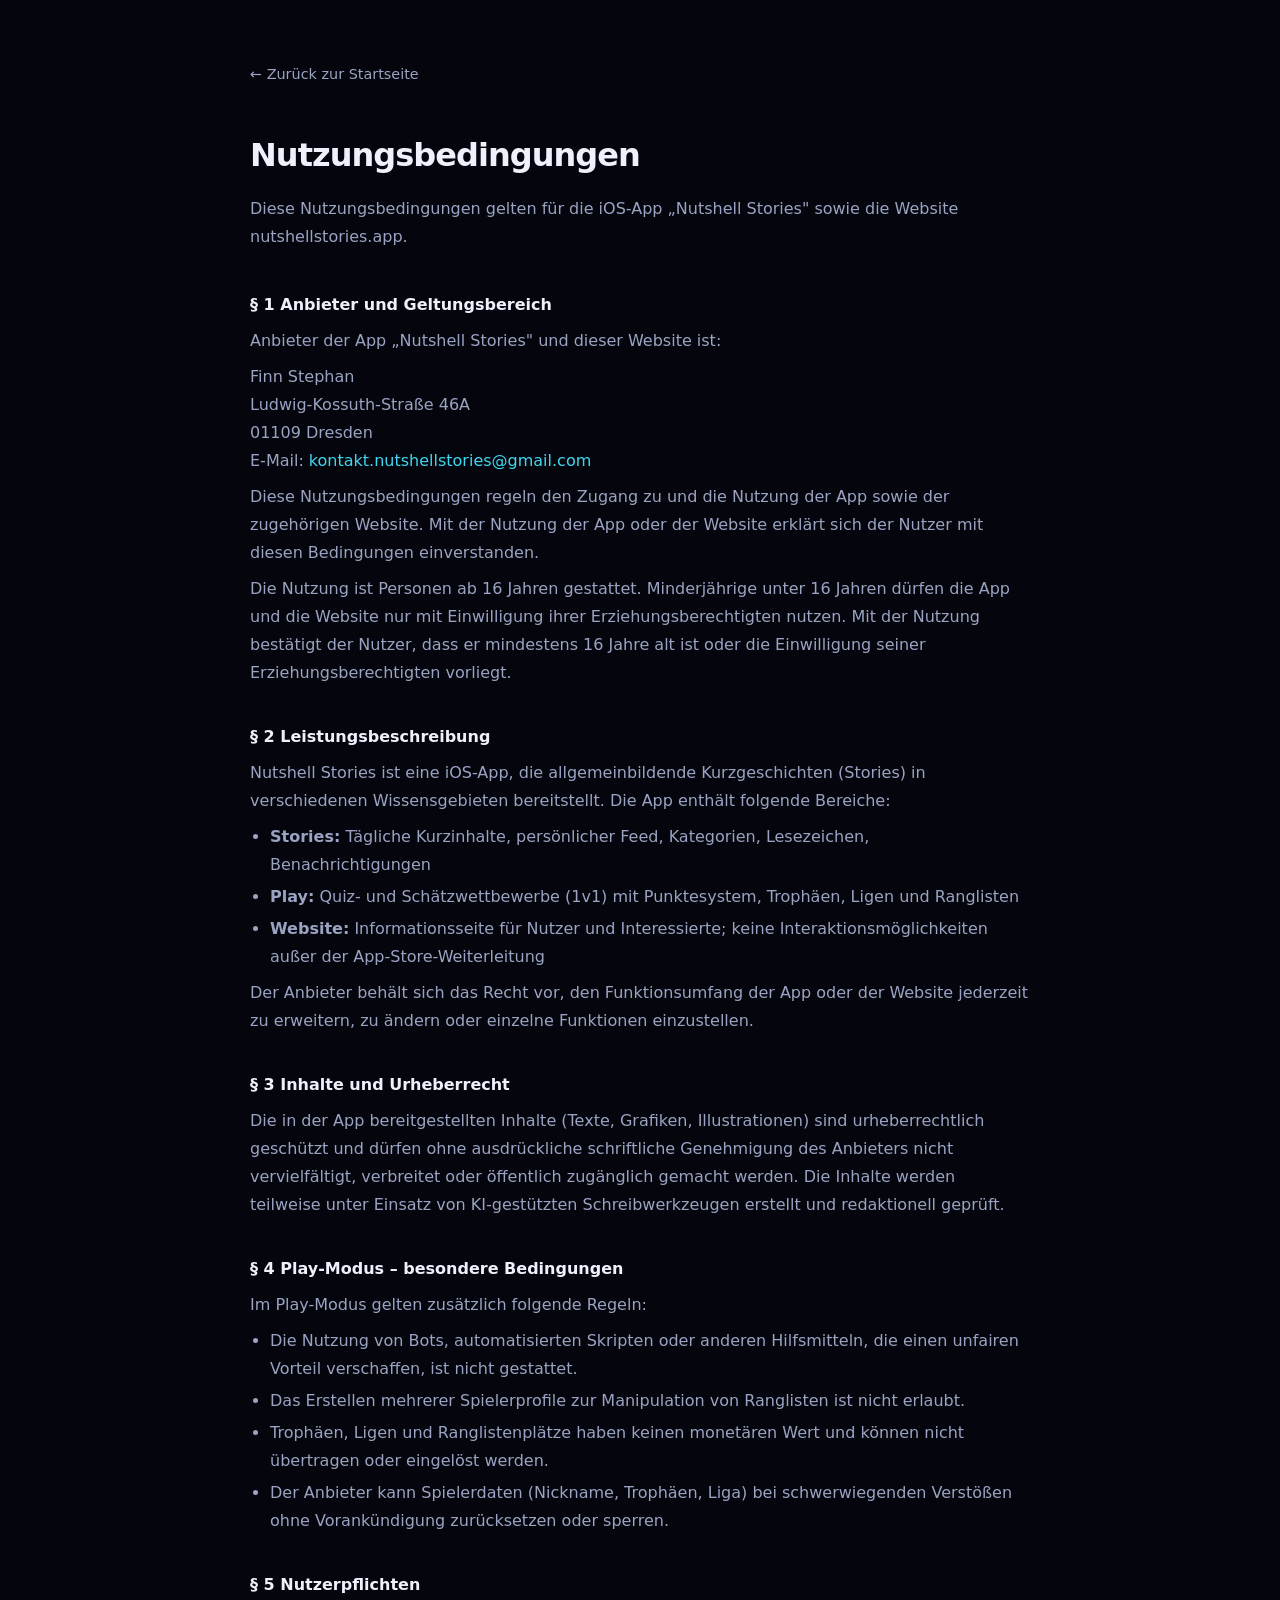
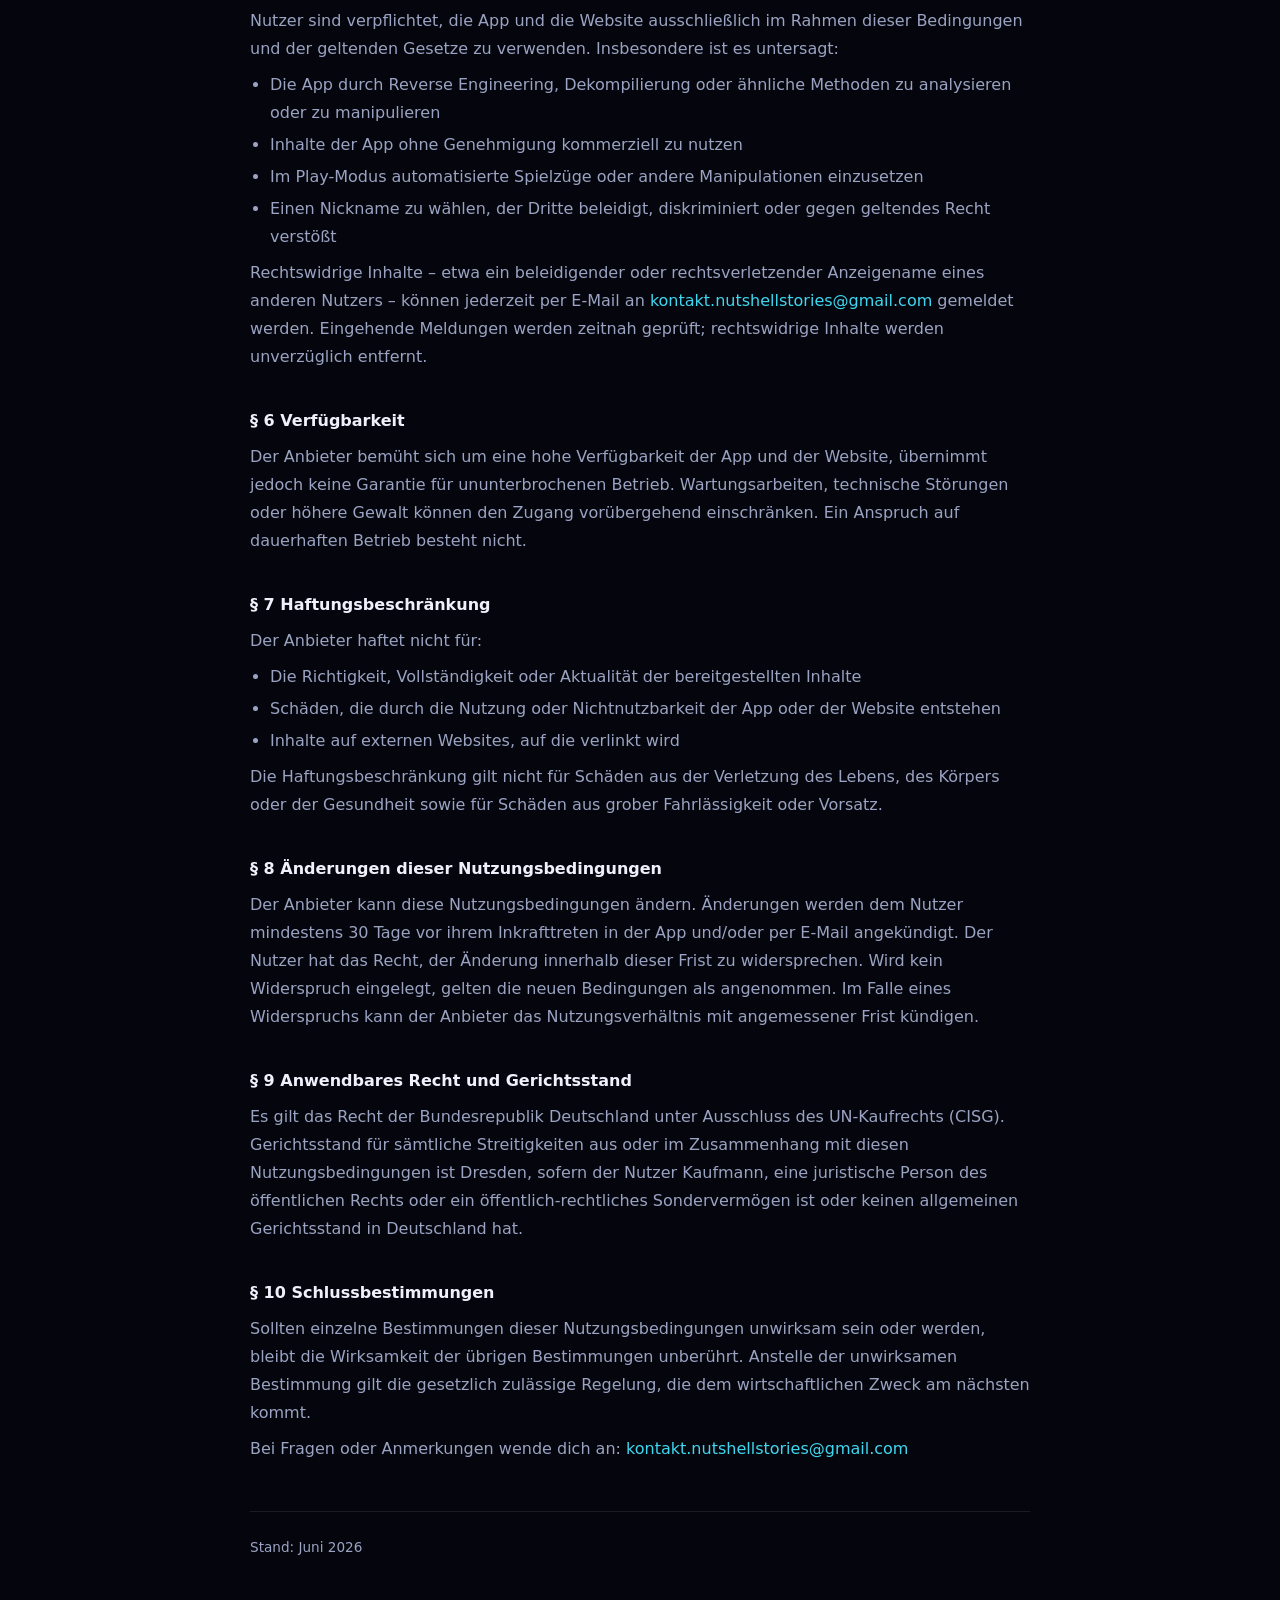
<file: agb.html>
<!DOCTYPE html>
<html lang="de">
<head>
<meta charset="UTF-8" />
<meta name="viewport" content="width=device-width, initial-scale=1" />
<title>Nutzungsbedingungen – Nutshell Stories</title>
<meta name="robots" content="noindex, nofollow" />
<link rel="icon" type="image/png" href="assets/img/logo.png" />
<style>
  :root {
    --bg: #05060D;
    --text: #EEF1FB;
    --muted: #9AA3C2;
    --border: rgba(255,255,255,.09);
    --cyan: #3FD7EF;
    --maxw: 780px;
  }
  * { box-sizing: border-box; margin: 0; padding: 0; }
  body {
    background: var(--bg);
    color: var(--text);
    font-family: system-ui, -apple-system, sans-serif;
    font-size: 16px;
    line-height: 1.75;
    padding: 60px 24px 80px;
  }
  .wrap { max-width: var(--maxw); margin-inline: auto; }
  a { color: var(--cyan); text-decoration: none; }
  a:hover { text-decoration: underline; }
  .back { display: inline-flex; align-items: center; gap: 6px; color: var(--muted); font-size: 0.9rem; margin-bottom: 40px; }
  h1 { font-size: 2rem; font-weight: 700; letter-spacing: -0.03em; margin-bottom: 12px; }
  .intro { color: var(--muted); margin-bottom: 40px; }
  h2 { font-size: 1rem; font-weight: 700; margin: 36px 0 8px; color: var(--text); }
  p, li { color: var(--muted); margin-bottom: 8px; }
  ul { padding-left: 20px; margin-bottom: 8px; }
  li { margin-bottom: 4px; }
  .stand { margin-top: 48px; padding-top: 24px; border-top: 1px solid var(--border); color: var(--muted); font-size: 0.85rem; }
</style>
</head>
<body>
<div class="wrap">

  <a class="back" href="index.html">← Zurück zur Startseite</a>

  <h1>Nutzungsbedingungen</h1>
  <p class="intro">Diese Nutzungsbedingungen gelten für die iOS-App „Nutshell Stories" sowie die Website nutshellstories.app.</p>

  <h2>§ 1 Anbieter und Geltungsbereich</h2>
  <p>Anbieter der App „Nutshell Stories" und dieser Website ist:</p>
  <p>Finn Stephan<br>
  Ludwig-Kossuth-Straße 46A<br>
  01109 Dresden<br>
  E-Mail: <a href="mailto:kontakt.nutshellstories@gmail.com">kontakt.nutshellstories@gmail.com</a></p>
  <p>Diese Nutzungsbedingungen regeln den Zugang zu und die Nutzung der App sowie der zugehörigen Website. Mit der Nutzung der App oder der Website erklärt sich der Nutzer mit diesen Bedingungen einverstanden.</p>
  <p>Die Nutzung ist Personen ab 16 Jahren gestattet. Minderjährige unter 16 Jahren dürfen die App und die Website nur mit Einwilligung ihrer Erziehungsberechtigten nutzen. Mit der Nutzung bestätigt der Nutzer, dass er mindestens 16 Jahre alt ist oder die Einwilligung seiner Erziehungsberechtigten vorliegt.</p>

  <h2>§ 2 Leistungsbeschreibung</h2>
  <p>Nutshell Stories ist eine iOS-App, die allgemeinbildende Kurzgeschichten (Stories) in verschiedenen Wissensgebieten bereitstellt. Die App enthält folgende Bereiche:</p>
  <ul>
    <li><strong>Stories:</strong> Tägliche Kurzinhalte, persönlicher Feed, Kategorien, Lesezeichen, Benachrichtigungen</li>
    <li><strong>Play:</strong> Quiz- und Schätzwettbewerbe (1v1) mit Punktesystem, Trophäen, Ligen und Ranglisten</li>
    <li><strong>Website:</strong> Informationsseite für Nutzer und Interessierte; keine Interaktionsmöglichkeiten außer der App-Store-Weiterleitung</li>
  </ul>
  <p>Der Anbieter behält sich das Recht vor, den Funktionsumfang der App oder der Website jederzeit zu erweitern, zu ändern oder einzelne Funktionen einzustellen.</p>

  <h2>§ 3 Inhalte und Urheberrecht</h2>
  <p>Die in der App bereitgestellten Inhalte (Texte, Grafiken, Illustrationen) sind urheberrechtlich geschützt und dürfen ohne ausdrückliche schriftliche Genehmigung des Anbieters nicht vervielfältigt, verbreitet oder öffentlich zugänglich gemacht werden. Die Inhalte werden teilweise unter Einsatz von KI-gestützten Schreibwerkzeugen erstellt und redaktionell geprüft.</p>

  <h2>§ 4 Play-Modus – besondere Bedingungen</h2>
  <p>Im Play-Modus gelten zusätzlich folgende Regeln:</p>
  <ul>
    <li>Die Nutzung von Bots, automatisierten Skripten oder anderen Hilfsmitteln, die einen unfairen Vorteil verschaffen, ist nicht gestattet.</li>
    <li>Das Erstellen mehrerer Spielerprofile zur Manipulation von Ranglisten ist nicht erlaubt.</li>
    <li>Trophäen, Ligen und Ranglistenplätze haben keinen monetären Wert und können nicht übertragen oder eingelöst werden.</li>
    <li>Der Anbieter kann Spielerdaten (Nickname, Trophäen, Liga) bei schwerwiegenden Verstößen ohne Vorankündigung zurücksetzen oder sperren.</li>
  </ul>

  <h2>§ 5 Nutzerpflichten</h2>
  <p>Nutzer sind verpflichtet, die App und die Website ausschließlich im Rahmen dieser Bedingungen und der geltenden Gesetze zu verwenden. Insbesondere ist es untersagt:</p>
  <ul>
    <li>Die App durch Reverse Engineering, Dekompilierung oder ähnliche Methoden zu analysieren oder zu manipulieren</li>
    <li>Inhalte der App ohne Genehmigung kommerziell zu nutzen</li>
    <li>Im Play-Modus automatisierte Spielzüge oder andere Manipulationen einzusetzen</li>
    <li>Einen Nickname zu wählen, der Dritte beleidigt, diskriminiert oder gegen geltendes Recht verstößt</li>
  </ul>
  <p>Rechtswidrige Inhalte – etwa ein beleidigender oder rechtsverletzender Anzeigename eines anderen Nutzers – können jederzeit per E-Mail an <a href="mailto:kontakt.nutshellstories@gmail.com">kontakt.nutshellstories@gmail.com</a> gemeldet werden. Eingehende Meldungen werden zeitnah geprüft; rechtswidrige Inhalte werden unverzüglich entfernt.</p>

  <h2>§ 6 Verfügbarkeit</h2>
  <p>Der Anbieter bemüht sich um eine hohe Verfügbarkeit der App und der Website, übernimmt jedoch keine Garantie für ununterbrochenen Betrieb. Wartungsarbeiten, technische Störungen oder höhere Gewalt können den Zugang vorübergehend einschränken. Ein Anspruch auf dauerhaften Betrieb besteht nicht.</p>

  <h2>§ 7 Haftungsbeschränkung</h2>
  <p>Der Anbieter haftet nicht für:</p>
  <ul>
    <li>Die Richtigkeit, Vollständigkeit oder Aktualität der bereitgestellten Inhalte</li>
    <li>Schäden, die durch die Nutzung oder Nichtnutzbarkeit der App oder der Website entstehen</li>
    <li>Inhalte auf externen Websites, auf die verlinkt wird</li>
  </ul>
  <p>Die Haftungsbeschränkung gilt nicht für Schäden aus der Verletzung des Lebens, des Körpers oder der Gesundheit sowie für Schäden aus grober Fahrlässigkeit oder Vorsatz.</p>

  <h2>§ 8 Änderungen dieser Nutzungsbedingungen</h2>
  <p>Der Anbieter kann diese Nutzungsbedingungen ändern. Änderungen werden dem Nutzer mindestens 30 Tage vor ihrem Inkrafttreten in der App und/oder per E-Mail angekündigt. Der Nutzer hat das Recht, der Änderung innerhalb dieser Frist zu widersprechen. Wird kein Widerspruch eingelegt, gelten die neuen Bedingungen als angenommen. Im Falle eines Widerspruchs kann der Anbieter das Nutzungsverhältnis mit angemessener Frist kündigen.</p>

  <h2>§ 9 Anwendbares Recht und Gerichtsstand</h2>
  <p>Es gilt das Recht der Bundesrepublik Deutschland unter Ausschluss des UN-Kaufrechts (CISG). Gerichtsstand für sämtliche Streitigkeiten aus oder im Zusammenhang mit diesen Nutzungsbedingungen ist Dresden, sofern der Nutzer Kaufmann, eine juristische Person des öffentlichen Rechts oder ein öffentlich-rechtliches Sondervermögen ist oder keinen allgemeinen Gerichtsstand in Deutschland hat.</p>

  <h2>§ 10 Schlussbestimmungen</h2>
  <p>Sollten einzelne Bestimmungen dieser Nutzungsbedingungen unwirksam sein oder werden, bleibt die Wirksamkeit der übrigen Bestimmungen unberührt. Anstelle der unwirksamen Bestimmung gilt die gesetzlich zulässige Regelung, die dem wirtschaftlichen Zweck am nächsten kommt.</p>
  <p>Bei Fragen oder Anmerkungen wende dich an: <a href="mailto:kontakt.nutshellstories@gmail.com">kontakt.nutshellstories@gmail.com</a></p>

  <p class="stand">Stand: Juni 2026</p>

</div>
</body>
</html>
</file>
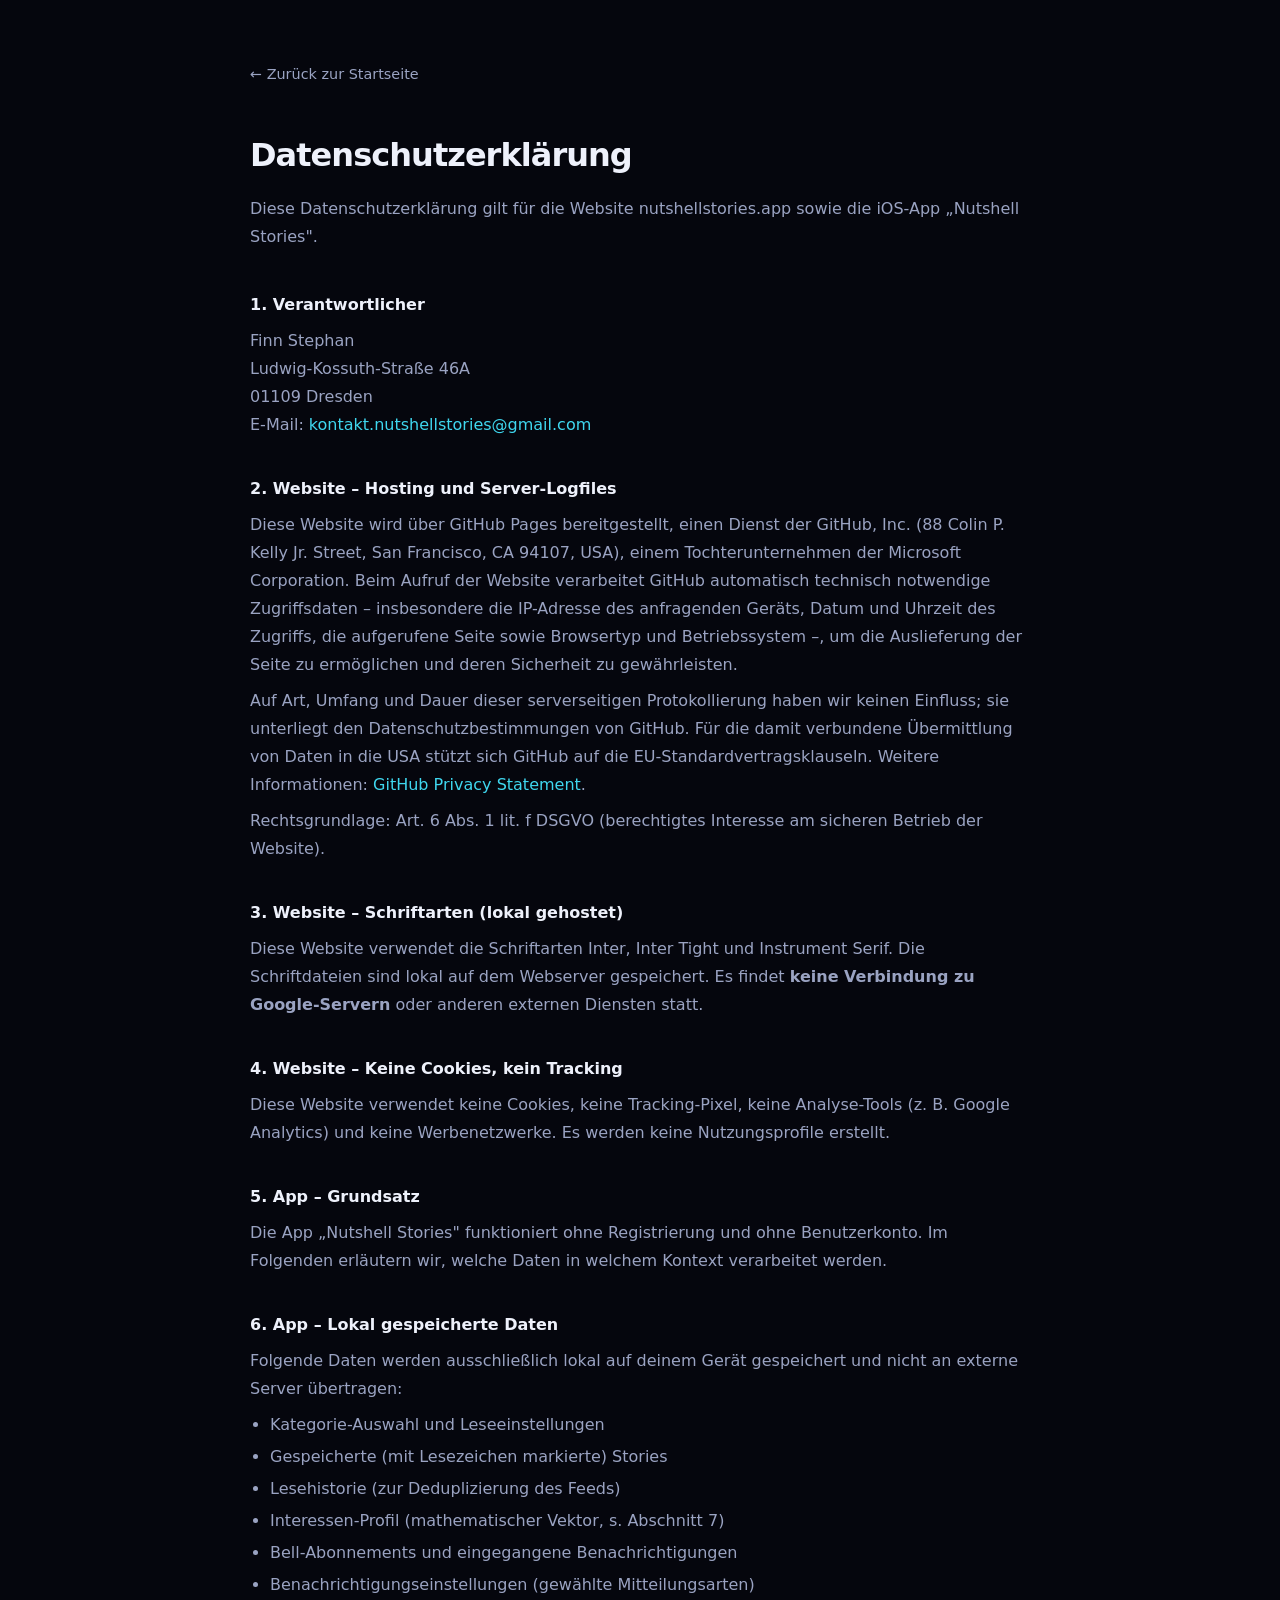
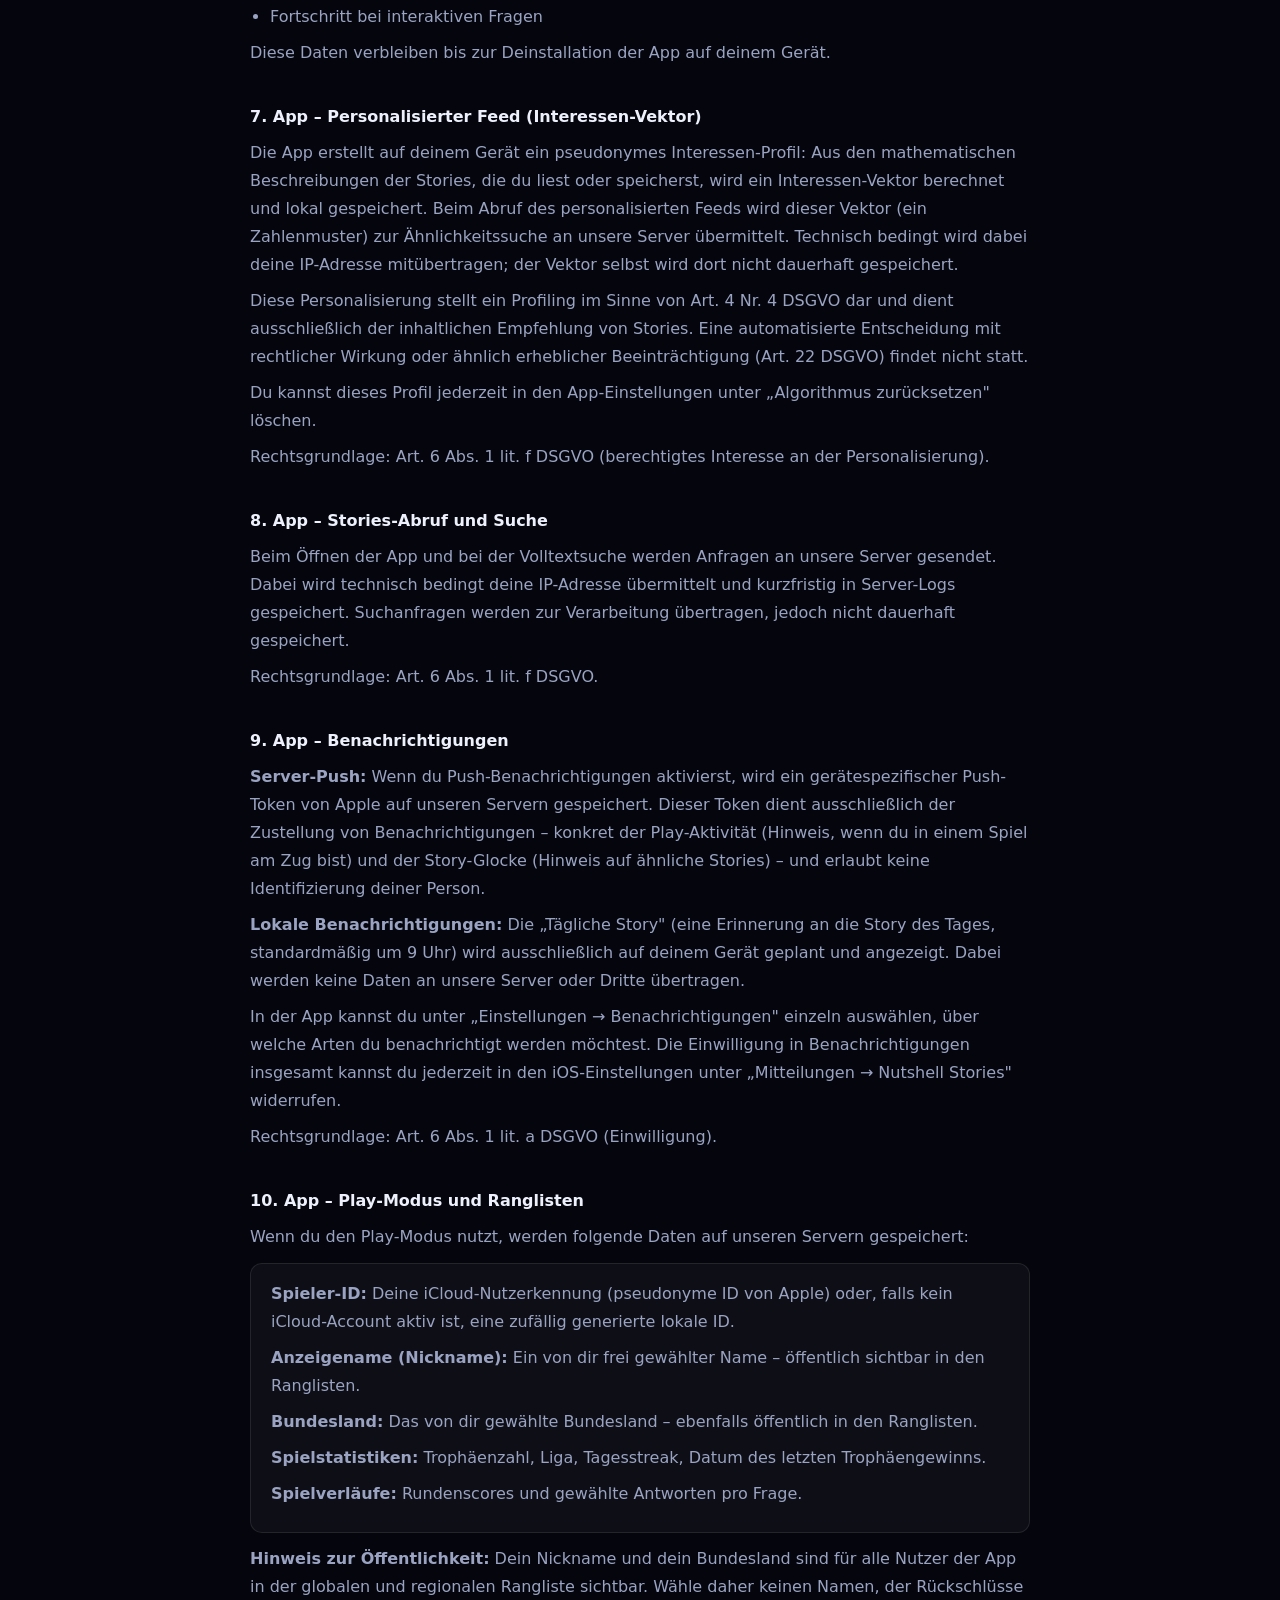
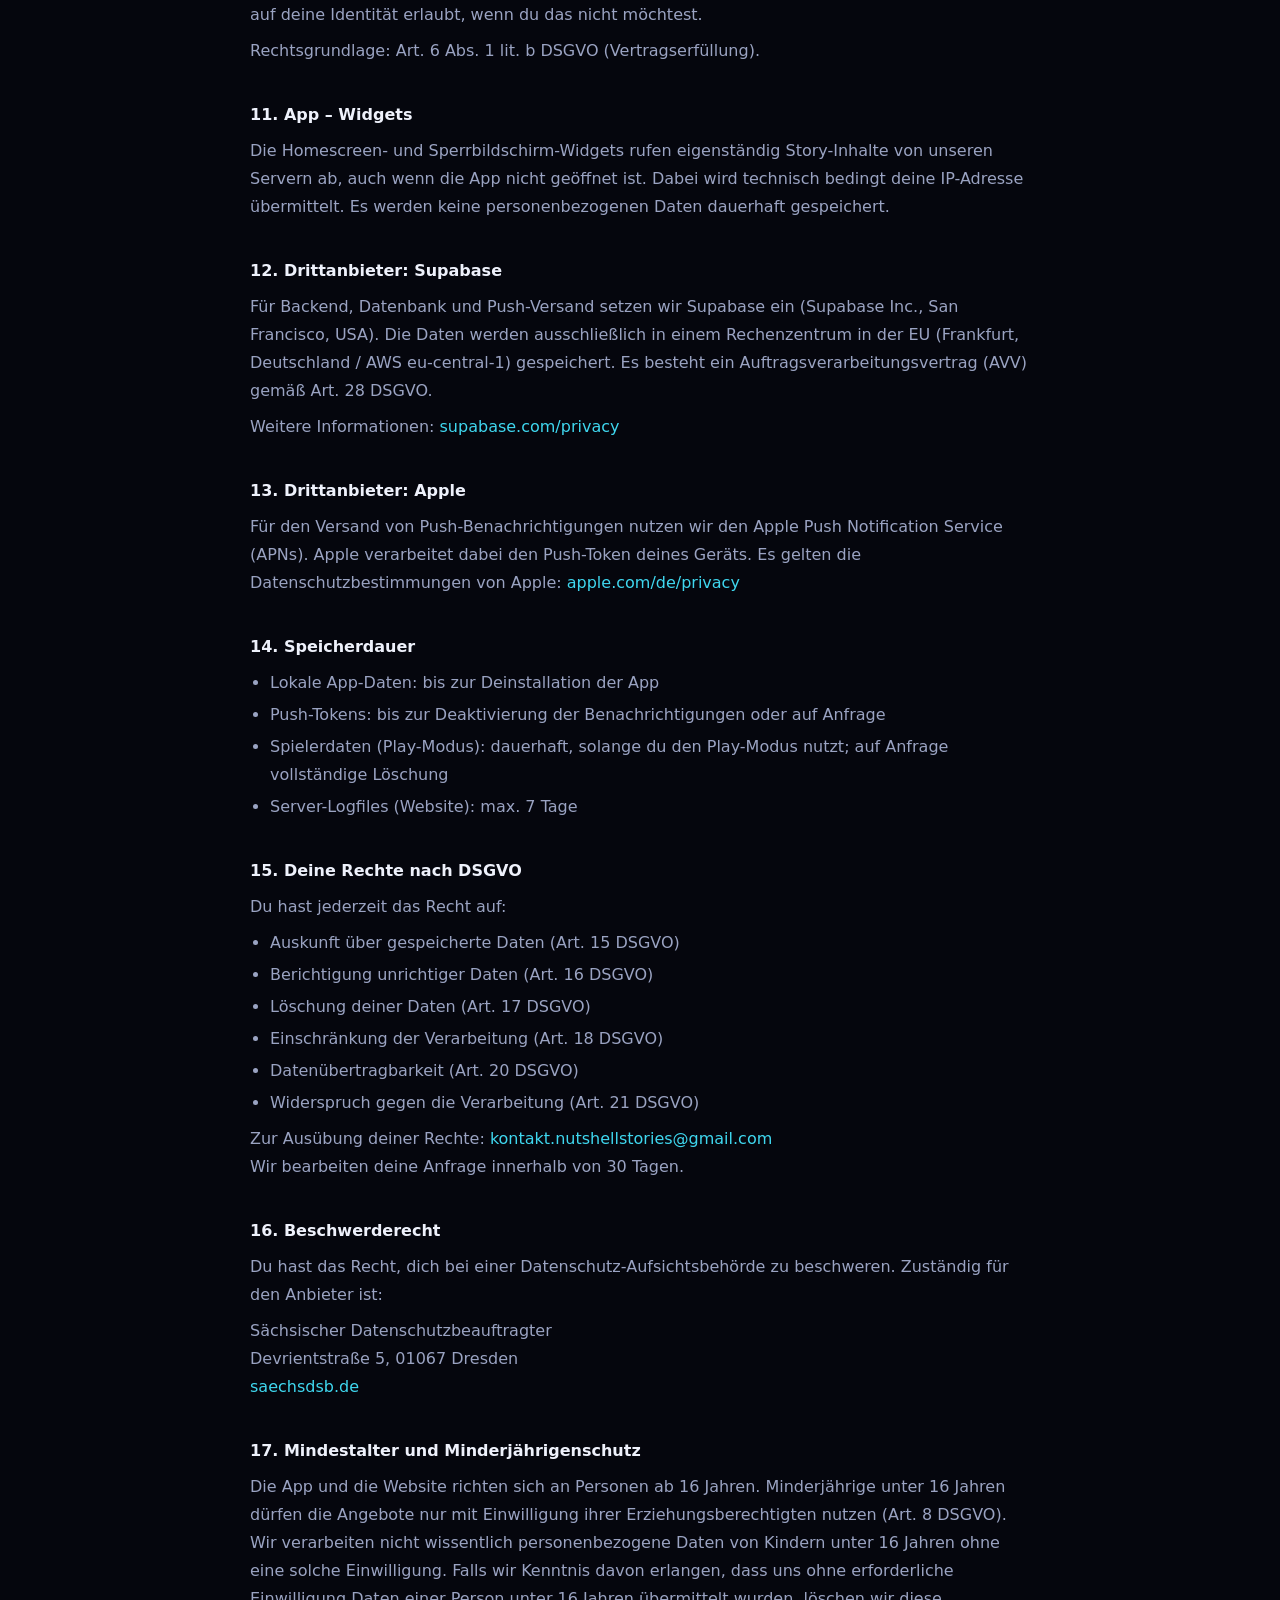
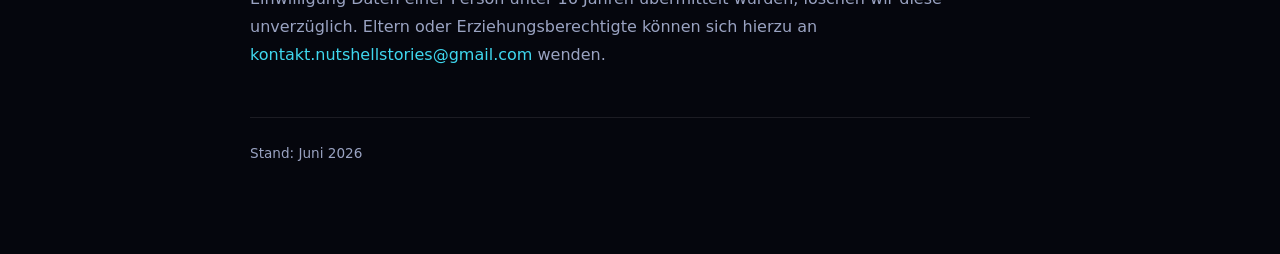
<file: datenschutz.html>
<!DOCTYPE html>
<html lang="de">
<head>
<meta charset="UTF-8" />
<meta name="viewport" content="width=device-width, initial-scale=1" />
<title>Datenschutzerklärung – Nutshell Stories</title>
<meta name="robots" content="noindex, nofollow" />
<link rel="icon" type="image/png" href="assets/img/logo.png" />
<style>
  :root {
    --bg: #05060D;
    --text: #EEF1FB;
    --muted: #9AA3C2;
    --border: rgba(255,255,255,.09);
    --cyan: #3FD7EF;
    --maxw: 780px;
  }
  * { box-sizing: border-box; margin: 0; padding: 0; }
  body {
    background: var(--bg);
    color: var(--text);
    font-family: system-ui, -apple-system, sans-serif;
    font-size: 16px;
    line-height: 1.75;
    padding: 60px 24px 80px;
  }
  .wrap { max-width: var(--maxw); margin-inline: auto; }
  a { color: var(--cyan); text-decoration: none; }
  a:hover { text-decoration: underline; }
  .back { display: inline-flex; align-items: center; gap: 6px; color: var(--muted); font-size: 0.9rem; margin-bottom: 40px; }
  h1 { font-size: 2rem; font-weight: 700; letter-spacing: -0.03em; margin-bottom: 12px; }
  .intro { color: var(--muted); margin-bottom: 40px; }
  h2 { font-size: 1rem; font-weight: 700; margin: 36px 0 8px; color: var(--text); }
  p, li { color: var(--muted); margin-bottom: 8px; }
  ul { padding-left: 20px; margin-bottom: 8px; }
  li { margin-bottom: 4px; }
  .stand { margin-top: 48px; padding-top: 24px; border-top: 1px solid var(--border); color: var(--muted); font-size: 0.85rem; }
  .box { background: rgba(255,255,255,.04); border: 1px solid var(--border); border-radius: 12px; padding: 16px 20px; margin: 12px 0; }
</style>
</head>
<body>
<div class="wrap">

  <a class="back" href="index.html">← Zurück zur Startseite</a>

  <h1>Datenschutzerklärung</h1>
  <p class="intro">Diese Datenschutzerklärung gilt für die Website nutshellstories.app sowie die iOS-App „Nutshell Stories".</p>

  <h2>1. Verantwortlicher</h2>
  <p>Finn Stephan<br>
  Ludwig-Kossuth-Straße 46A<br>
  01109 Dresden<br>
  E-Mail: <a href="mailto:kontakt.nutshellstories@gmail.com">kontakt.nutshellstories@gmail.com</a></p>

  <h2>2. Website – Hosting und Server-Logfiles</h2>
  <p>Diese Website wird über GitHub Pages bereitgestellt, einen Dienst der GitHub, Inc. (88 Colin P. Kelly Jr. Street, San Francisco, CA 94107, USA), einem Tochterunternehmen der Microsoft Corporation. Beim Aufruf der Website verarbeitet GitHub automatisch technisch notwendige Zugriffsdaten – insbesondere die IP-Adresse des anfragenden Geräts, Datum und Uhrzeit des Zugriffs, die aufgerufene Seite sowie Browsertyp und Betriebssystem –, um die Auslieferung der Seite zu ermöglichen und deren Sicherheit zu gewährleisten.</p>
  <p>Auf Art, Umfang und Dauer dieser serverseitigen Protokollierung haben wir keinen Einfluss; sie unterliegt den Datenschutzbestimmungen von GitHub. Für die damit verbundene Übermittlung von Daten in die USA stützt sich GitHub auf die EU-Standardvertragsklauseln. Weitere Informationen: <a href="https://docs.github.com/en/site-policy/privacy-policies/github-general-privacy-statement" target="_blank" rel="noopener">GitHub Privacy Statement</a>.</p>
  <p>Rechtsgrundlage: Art. 6 Abs. 1 lit. f DSGVO (berechtigtes Interesse am sicheren Betrieb der Website).</p>

  <h2>3. Website – Schriftarten (lokal gehostet)</h2>
  <p>Diese Website verwendet die Schriftarten Inter, Inter Tight und Instrument Serif. Die Schriftdateien sind lokal auf dem Webserver gespeichert. Es findet <strong>keine Verbindung zu Google-Servern</strong> oder anderen externen Diensten statt.</p>

  <h2>4. Website – Keine Cookies, kein Tracking</h2>
  <p>Diese Website verwendet keine Cookies, keine Tracking-Pixel, keine Analyse-Tools (z. B. Google Analytics) und keine Werbenetzwerke. Es werden keine Nutzungsprofile erstellt.</p>

  <h2>5. App – Grundsatz</h2>
  <p>Die App „Nutshell Stories" funktioniert ohne Registrierung und ohne Benutzerkonto. Im Folgenden erläutern wir, welche Daten in welchem Kontext verarbeitet werden.</p>

  <h2>6. App – Lokal gespeicherte Daten</h2>
  <p>Folgende Daten werden ausschließlich lokal auf deinem Gerät gespeichert und nicht an externe Server übertragen:</p>
  <ul>
    <li>Kategorie-Auswahl und Leseeinstellungen</li>
    <li>Gespeicherte (mit Lesezeichen markierte) Stories</li>
    <li>Lesehistorie (zur Deduplizierung des Feeds)</li>
    <li>Interessen-Profil (mathematischer Vektor, s. Abschnitt 7)</li>
    <li>Bell-Abonnements und eingegangene Benachrichtigungen</li>
    <li>Benachrichtigungseinstellungen (gewählte Mitteilungsarten)</li>
    <li>Fortschritt bei interaktiven Fragen</li>
  </ul>
  <p>Diese Daten verbleiben bis zur Deinstallation der App auf deinem Gerät.</p>

  <h2>7. App – Personalisierter Feed (Interessen-Vektor)</h2>
  <p>Die App erstellt auf deinem Gerät ein pseudonymes Interessen-Profil: Aus den mathematischen Beschreibungen der Stories, die du liest oder speicherst, wird ein Interessen-Vektor berechnet und lokal gespeichert. Beim Abruf des personalisierten Feeds wird dieser Vektor (ein Zahlenmuster) zur Ähnlichkeitssuche an unsere Server übermittelt. Technisch bedingt wird dabei deine IP-Adresse mitübertragen; der Vektor selbst wird dort nicht dauerhaft gespeichert.</p>
  <p>Diese Personalisierung stellt ein Profiling im Sinne von Art. 4 Nr. 4 DSGVO dar und dient ausschließlich der inhaltlichen Empfehlung von Stories. Eine automatisierte Entscheidung mit rechtlicher Wirkung oder ähnlich erheblicher Beeinträchtigung (Art. 22 DSGVO) findet nicht statt.</p>
  <p>Du kannst dieses Profil jederzeit in den App-Einstellungen unter „Algorithmus zurücksetzen" löschen.</p>
  <p>Rechtsgrundlage: Art. 6 Abs. 1 lit. f DSGVO (berechtigtes Interesse an der Personalisierung).</p>

  <h2>8. App – Stories-Abruf und Suche</h2>
  <p>Beim Öffnen der App und bei der Volltextsuche werden Anfragen an unsere Server gesendet. Dabei wird technisch bedingt deine IP-Adresse übermittelt und kurzfristig in Server-Logs gespeichert. Suchanfragen werden zur Verarbeitung übertragen, jedoch nicht dauerhaft gespeichert.</p>
  <p>Rechtsgrundlage: Art. 6 Abs. 1 lit. f DSGVO.</p>

  <h2>9. App – Benachrichtigungen</h2>
  <p><strong>Server-Push:</strong> Wenn du Push-Benachrichtigungen aktivierst, wird ein gerätespezifischer Push-Token von Apple auf unseren Servern gespeichert. Dieser Token dient ausschließlich der Zustellung von Benachrichtigungen – konkret der Play-Aktivität (Hinweis, wenn du in einem Spiel am Zug bist) und der Story-Glocke (Hinweis auf ähnliche Stories) – und erlaubt keine Identifizierung deiner Person.</p>
  <p><strong>Lokale Benachrichtigungen:</strong> Die „Tägliche Story" (eine Erinnerung an die Story des Tages, standardmäßig um 9 Uhr) wird ausschließlich auf deinem Gerät geplant und angezeigt. Dabei werden keine Daten an unsere Server oder Dritte übertragen.</p>
  <p>In der App kannst du unter „Einstellungen → Benachrichtigungen" einzeln auswählen, über welche Arten du benachrichtigt werden möchtest. Die Einwilligung in Benachrichtigungen insgesamt kannst du jederzeit in den iOS-Einstellungen unter „Mitteilungen → Nutshell Stories" widerrufen.</p>
  <p>Rechtsgrundlage: Art. 6 Abs. 1 lit. a DSGVO (Einwilligung).</p>

  <h2>10. App – Play-Modus und Ranglisten</h2>
  <p>Wenn du den Play-Modus nutzt, werden folgende Daten auf unseren Servern gespeichert:</p>
  <div class="box">
    <p><strong>Spieler-ID:</strong> Deine iCloud-Nutzerkennung (pseudonyme ID von Apple) oder, falls kein iCloud-Account aktiv ist, eine zufällig generierte lokale ID.</p>
    <p><strong>Anzeigename (Nickname):</strong> Ein von dir frei gewählter Name – öffentlich sichtbar in den Ranglisten.</p>
    <p><strong>Bundesland:</strong> Das von dir gewählte Bundesland – ebenfalls öffentlich in den Ranglisten.</p>
    <p><strong>Spielstatistiken:</strong> Trophäenzahl, Liga, Tagesstreak, Datum des letzten Trophäengewinns.</p>
    <p><strong>Spielverläufe:</strong> Rundenscores und gewählte Antworten pro Frage.</p>
  </div>
  <p><strong>Hinweis zur Öffentlichkeit:</strong> Dein Nickname und dein Bundesland sind für alle Nutzer der App in der globalen und regionalen Rangliste sichtbar. Wähle daher keinen Namen, der Rückschlüsse auf deine Identität erlaubt, wenn du das nicht möchtest.</p>
  <p>Rechtsgrundlage: Art. 6 Abs. 1 lit. b DSGVO (Vertragserfüllung).</p>

  <h2>11. App – Widgets</h2>
  <p>Die Homescreen- und Sperrbildschirm-Widgets rufen eigenständig Story-Inhalte von unseren Servern ab, auch wenn die App nicht geöffnet ist. Dabei wird technisch bedingt deine IP-Adresse übermittelt. Es werden keine personenbezogenen Daten dauerhaft gespeichert.</p>

  <h2>12. Drittanbieter: Supabase</h2>
  <p>Für Backend, Datenbank und Push-Versand setzen wir Supabase ein (Supabase Inc., San Francisco, USA). Die Daten werden ausschließlich in einem Rechenzentrum in der EU (Frankfurt, Deutschland / AWS eu-central-1) gespeichert. Es besteht ein Auftragsverarbeitungsvertrag (AVV) gemäß Art. 28 DSGVO.</p>
  <p>Weitere Informationen: <a href="https://supabase.com/privacy" target="_blank" rel="noopener">supabase.com/privacy</a></p>

  <h2>13. Drittanbieter: Apple</h2>
  <p>Für den Versand von Push-Benachrichtigungen nutzen wir den Apple Push Notification Service (APNs). Apple verarbeitet dabei den Push-Token deines Geräts. Es gelten die Datenschutzbestimmungen von Apple: <a href="https://www.apple.com/de/privacy" target="_blank" rel="noopener">apple.com/de/privacy</a></p>

  <h2>14. Speicherdauer</h2>
  <ul>
    <li>Lokale App-Daten: bis zur Deinstallation der App</li>
    <li>Push-Tokens: bis zur Deaktivierung der Benachrichtigungen oder auf Anfrage</li>
    <li>Spielerdaten (Play-Modus): dauerhaft, solange du den Play-Modus nutzt; auf Anfrage vollständige Löschung</li>
    <li>Server-Logfiles (Website): max. 7 Tage</li>
  </ul>

  <h2>15. Deine Rechte nach DSGVO</h2>
  <p>Du hast jederzeit das Recht auf:</p>
  <ul>
    <li>Auskunft über gespeicherte Daten (Art. 15 DSGVO)</li>
    <li>Berichtigung unrichtiger Daten (Art. 16 DSGVO)</li>
    <li>Löschung deiner Daten (Art. 17 DSGVO)</li>
    <li>Einschränkung der Verarbeitung (Art. 18 DSGVO)</li>
    <li>Datenübertragbarkeit (Art. 20 DSGVO)</li>
    <li>Widerspruch gegen die Verarbeitung (Art. 21 DSGVO)</li>
  </ul>
  <p>Zur Ausübung deiner Rechte: <a href="mailto:kontakt.nutshellstories@gmail.com">kontakt.nutshellstories@gmail.com</a><br>
  Wir bearbeiten deine Anfrage innerhalb von 30 Tagen.</p>

  <h2>16. Beschwerderecht</h2>
  <p>Du hast das Recht, dich bei einer Datenschutz-Aufsichtsbehörde zu beschweren. Zuständig für den Anbieter ist:</p>
  <p>Sächsischer Datenschutzbeauftragter<br>
  Devrientstraße 5, 01067 Dresden<br>
  <a href="https://www.saechsdsb.de" target="_blank" rel="noopener">saechsdsb.de</a></p>

  <h2>17. Mindestalter und Minderjährigenschutz</h2>
  <p>Die App und die Website richten sich an Personen ab 16 Jahren. Minderjährige unter 16 Jahren dürfen die Angebote nur mit Einwilligung ihrer Erziehungsberechtigten nutzen (Art. 8 DSGVO). Wir verarbeiten nicht wissentlich personenbezogene Daten von Kindern unter 16 Jahren ohne eine solche Einwilligung. Falls wir Kenntnis davon erlangen, dass uns ohne erforderliche Einwilligung Daten einer Person unter 16 Jahren übermittelt wurden, löschen wir diese unverzüglich. Eltern oder Erziehungsberechtigte können sich hierzu an <a href="mailto:kontakt.nutshellstories@gmail.com">kontakt.nutshellstories@gmail.com</a> wenden.</p>

  <p class="stand">Stand: Juni 2026</p>

</div>
</body>
</html>
</file>
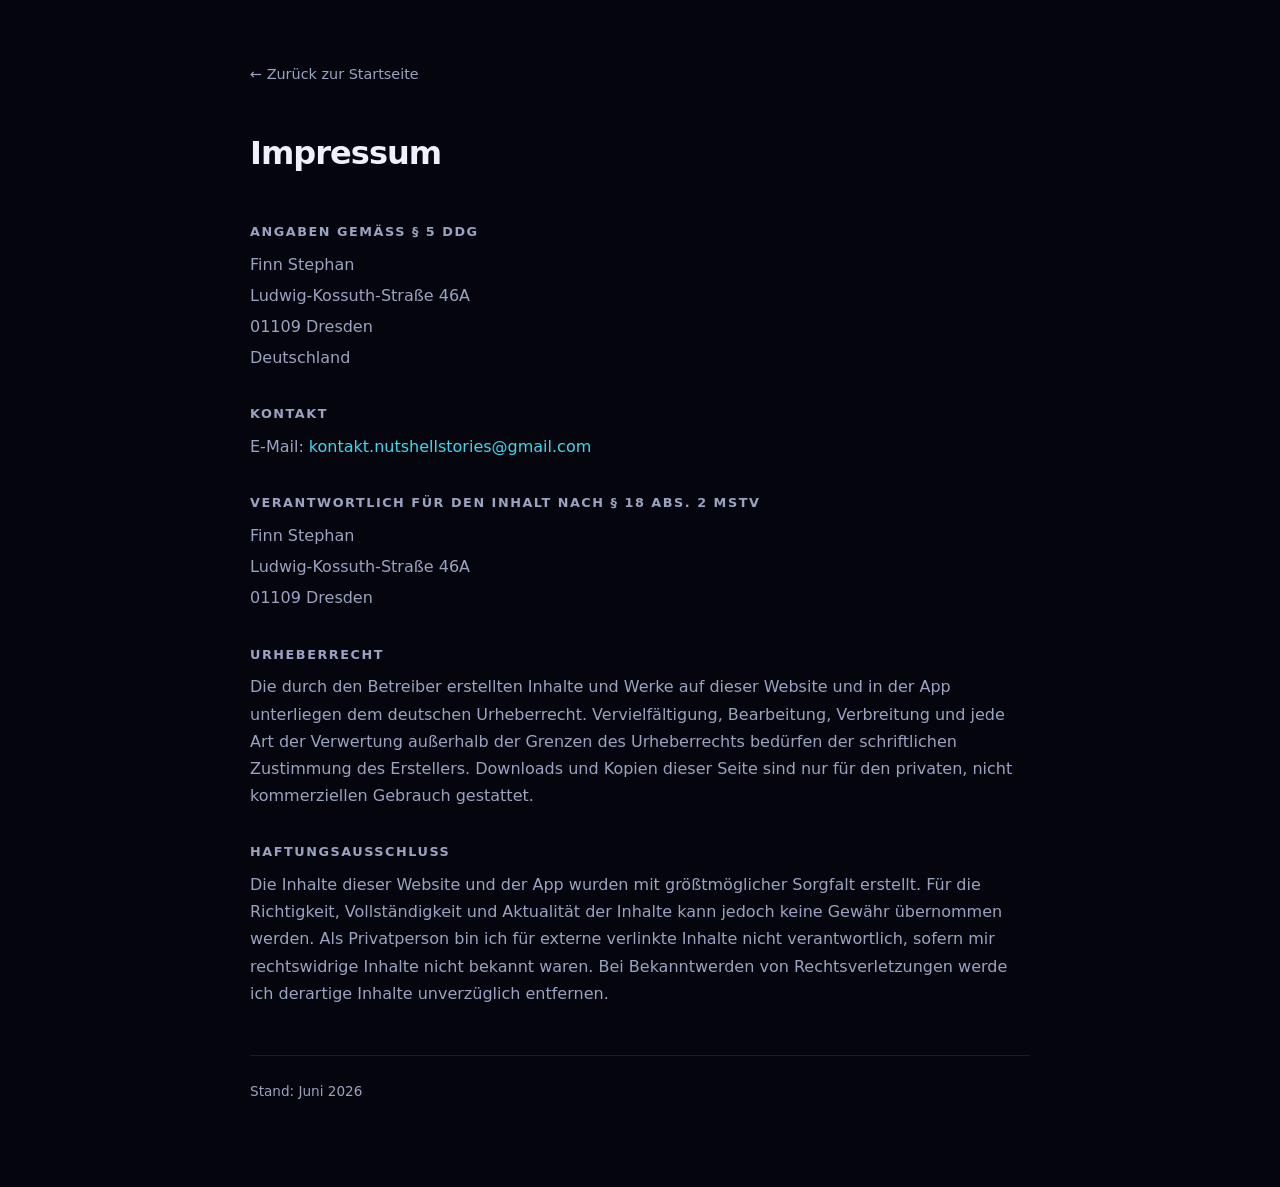
<file: impressum.html>
<!DOCTYPE html>
<html lang="de">
<head>
<meta charset="UTF-8" />
<meta name="viewport" content="width=device-width, initial-scale=1" />
<title>Impressum – Nutshell Stories</title>
<meta name="robots" content="noindex, nofollow" />
<link rel="icon" type="image/png" href="assets/img/logo.png" />
<style>
  :root {
    --bg: #05060D;
    --text: #EEF1FB;
    --muted: #9AA3C2;
    --border: rgba(255,255,255,.09);
    --cyan: #3FD7EF;
    --maxw: 780px;
  }
  * { box-sizing: border-box; margin: 0; padding: 0; }
  body {
    background: var(--bg);
    color: var(--text);
    font-family: 'Inter', system-ui, -apple-system, sans-serif;
    font-size: 16px;
    line-height: 1.7;
    padding: 60px 24px 80px;
  }
  .wrap { max-width: var(--maxw); margin-inline: auto; }
  a { color: var(--cyan); text-decoration: none; }
  a:hover { text-decoration: underline; }
  .back {
    display: inline-flex; align-items: center; gap: 6px;
    color: var(--muted); font-size: 0.9rem; margin-bottom: 40px;
  }
  h1 {
    font-size: 2rem; font-weight: 700; letter-spacing: -0.03em;
    margin-bottom: 40px;
  }
  h2 {
    font-size: 0.8rem; text-transform: uppercase; letter-spacing: 0.12em;
    color: var(--muted); margin: 32px 0 8px; font-weight: 600;
  }
  p { color: var(--muted); margin-bottom: 4px; }
  .stand {
    margin-top: 48px; padding-top: 24px;
    border-top: 1px solid var(--border);
    color: var(--muted); font-size: 0.85rem;
  }
</style>
</head>
<body>
<div class="wrap">

  <a class="back" href="index.html">← Zurück zur Startseite</a>

  <h1>Impressum</h1>

  <h2>Angaben gemäß § 5 DDG</h2>
  <p>Finn Stephan</p>
  <p>Ludwig-Kossuth-Straße 46A</p>
  <p>01109 Dresden</p>
  <p>Deutschland</p>

  <h2>Kontakt</h2>
  <p>E-Mail: <a href="mailto:kontakt.nutshellstories@gmail.com">kontakt.nutshellstories@gmail.com</a></p>

  <h2>Verantwortlich für den Inhalt nach § 18 Abs. 2 MStV</h2>
  <p>Finn Stephan</p>
  <p>Ludwig-Kossuth-Straße 46A</p>
  <p>01109 Dresden</p>

  <h2>Urheberrecht</h2>
  <p>
    Die durch den Betreiber erstellten Inhalte und Werke auf dieser Website und in der App
    unterliegen dem deutschen Urheberrecht. Vervielfältigung, Bearbeitung, Verbreitung und
    jede Art der Verwertung außerhalb der Grenzen des Urheberrechts bedürfen der schriftlichen
    Zustimmung des Erstellers. Downloads und Kopien dieser Seite sind nur für den privaten,
    nicht kommerziellen Gebrauch gestattet.
  </p>

  <h2>Haftungsausschluss</h2>
  <p>
    Die Inhalte dieser Website und der App wurden mit größtmöglicher Sorgfalt erstellt.
    Für die Richtigkeit, Vollständigkeit und Aktualität der Inhalte kann jedoch keine Gewähr
    übernommen werden. Als Privatperson bin ich für externe verlinkte Inhalte nicht verantwortlich,
    sofern mir rechtswidrige Inhalte nicht bekannt waren. Bei Bekanntwerden von Rechtsverletzungen
    werde ich derartige Inhalte unverzüglich entfernen.
  </p>

  <p class="stand">Stand: Juni 2026</p>

</div>
</body>
</html>
</file>
<file: fonts.css>
/* Selbst gehostete Schriften – DSGVO-konform, keine Übermittlung an Dritte.
   Display: Clash Display · Text/UI: General Sans · Akzent (kursiv): Instrument Serif */

/* ===== Clash Display (Display / Headlines) ===== */
@font-face{ font-family:'Clash Display'; font-style:normal; font-weight:500; font-display:swap; src:url(fonts/clash-display-500.woff2) format('woff2'); }
@font-face{ font-family:'Clash Display'; font-style:normal; font-weight:600; font-display:swap; src:url(fonts/clash-display-600.woff2) format('woff2'); }
@font-face{ font-family:'Clash Display'; font-style:normal; font-weight:700; font-display:swap; src:url(fonts/clash-display-700.woff2) format('woff2'); }

/* ===== General Sans (Text / UI) ===== */
@font-face{ font-family:'General Sans'; font-style:normal; font-weight:400; font-display:swap; src:url(fonts/general-sans-400.woff2) format('woff2'); }
@font-face{ font-family:'General Sans'; font-style:normal; font-weight:500; font-display:swap; src:url(fonts/general-sans-500.woff2) format('woff2'); }
@font-face{ font-family:'General Sans'; font-style:normal; font-weight:600; font-display:swap; src:url(fonts/general-sans-600.woff2) format('woff2'); }
@font-face{ font-family:'General Sans'; font-style:normal; font-weight:700; font-display:swap; src:url(fonts/general-sans-700.woff2) format('woff2'); }

/* ===== Instrument Serif (Akzent, kursiv) ===== */
@font-face{
  font-family:'Instrument Serif'; font-style:italic; font-weight:400; font-display:swap;
  src:url(fonts/jizHRFtNs2ka5fXjeivQ4LroWlx-6zAjjH7Motmp5g.woff2) format('woff2');
  unicode-range:U+0000-00FF,U+0131,U+0152-0153,U+02BB-02BC,U+02C6,U+02DA,U+02DC,U+0304,U+0308,U+0329,U+2000-206F,U+20AC,U+2122,U+2191,U+2193,U+2212,U+2215,U+FEFF,U+FFFD;
}
@font-face{
  font-family:'Instrument Serif'; font-style:italic; font-weight:400; font-display:swap;
  src:url(fonts/jizHRFtNs2ka5fXjeivQ4LroWlx-6zAjgn7Motmp5r61.woff2) format('woff2');
  unicode-range:U+0100-02BA,U+02BD-02C5,U+02C7-02CC,U+02CE-02D7,U+02DD-02FF,U+0304,U+0308,U+0329,U+1D00-1DBF,U+1E00-1E9F,U+1EF2-1EFF,U+2020,U+20A0-20AB,U+20AD-20C0,U+2113,U+2C60-2C7F,U+A720-A7FF;
}
</file>
